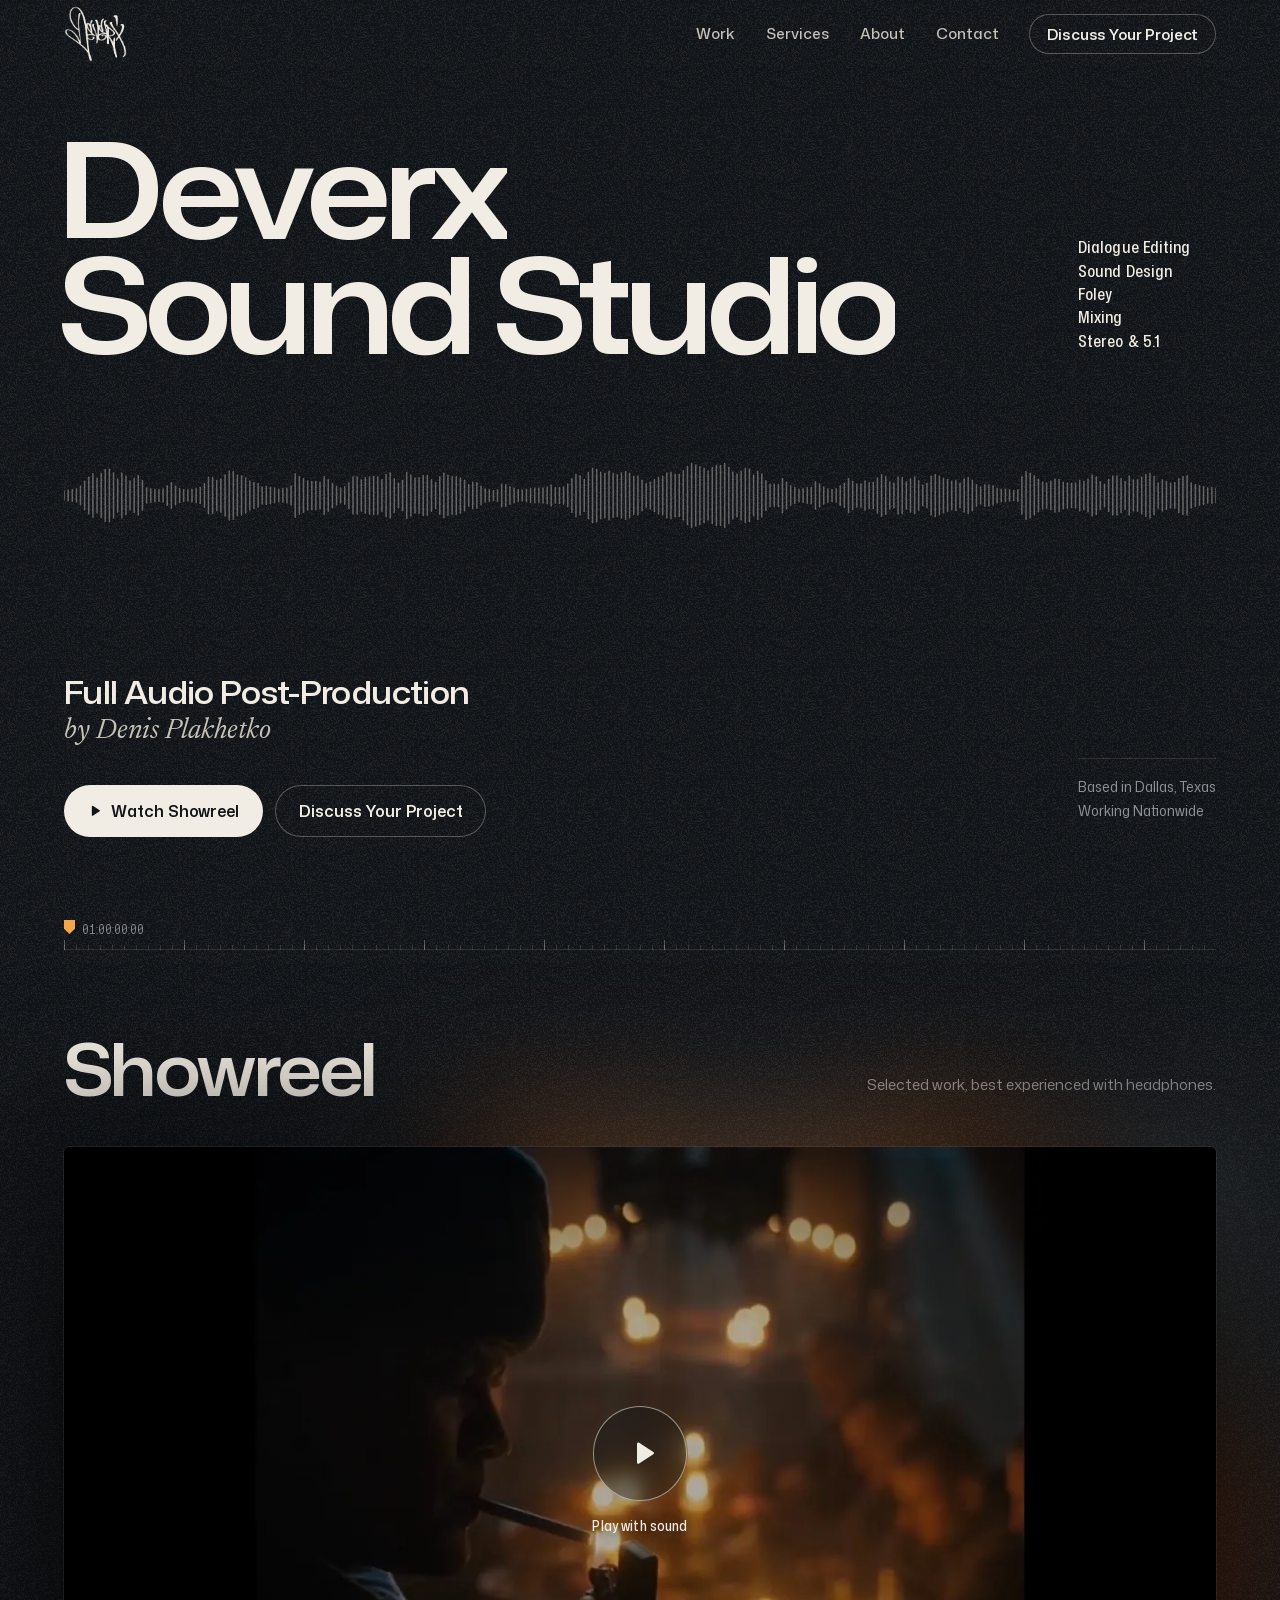
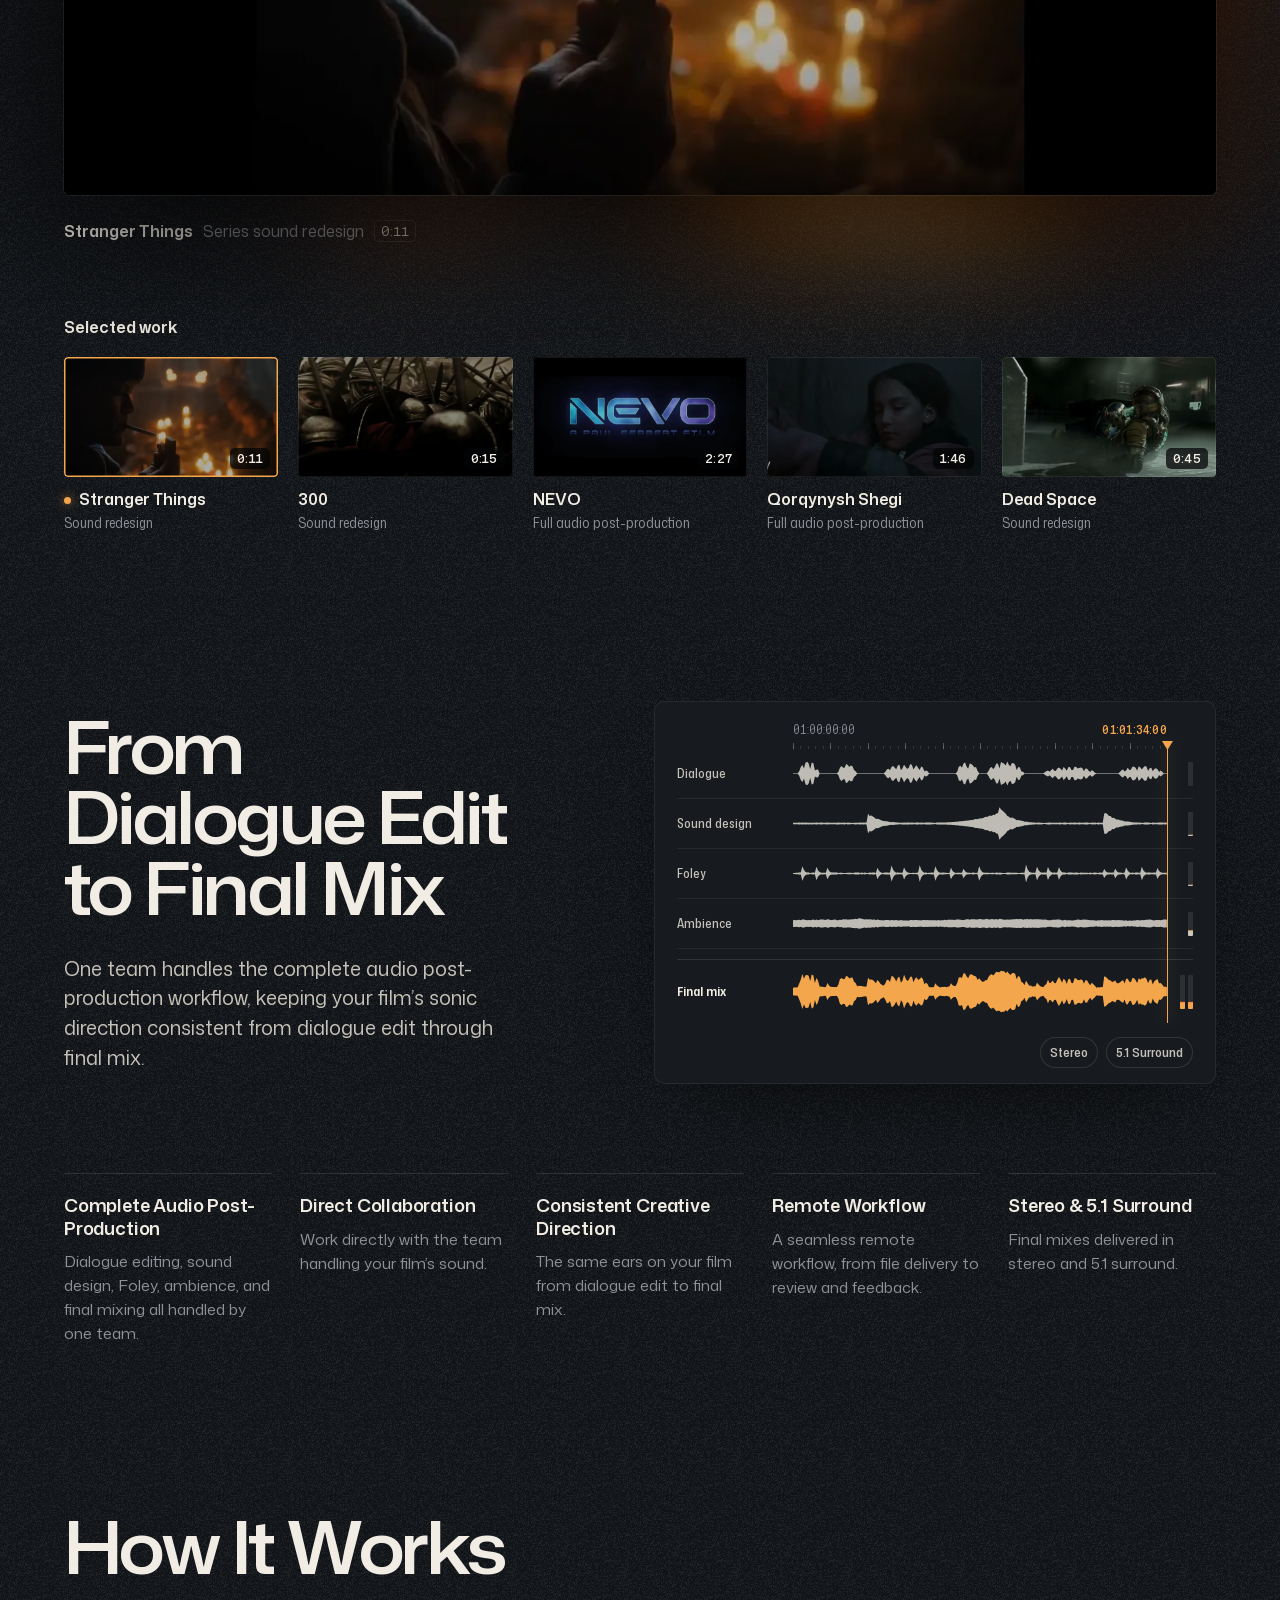
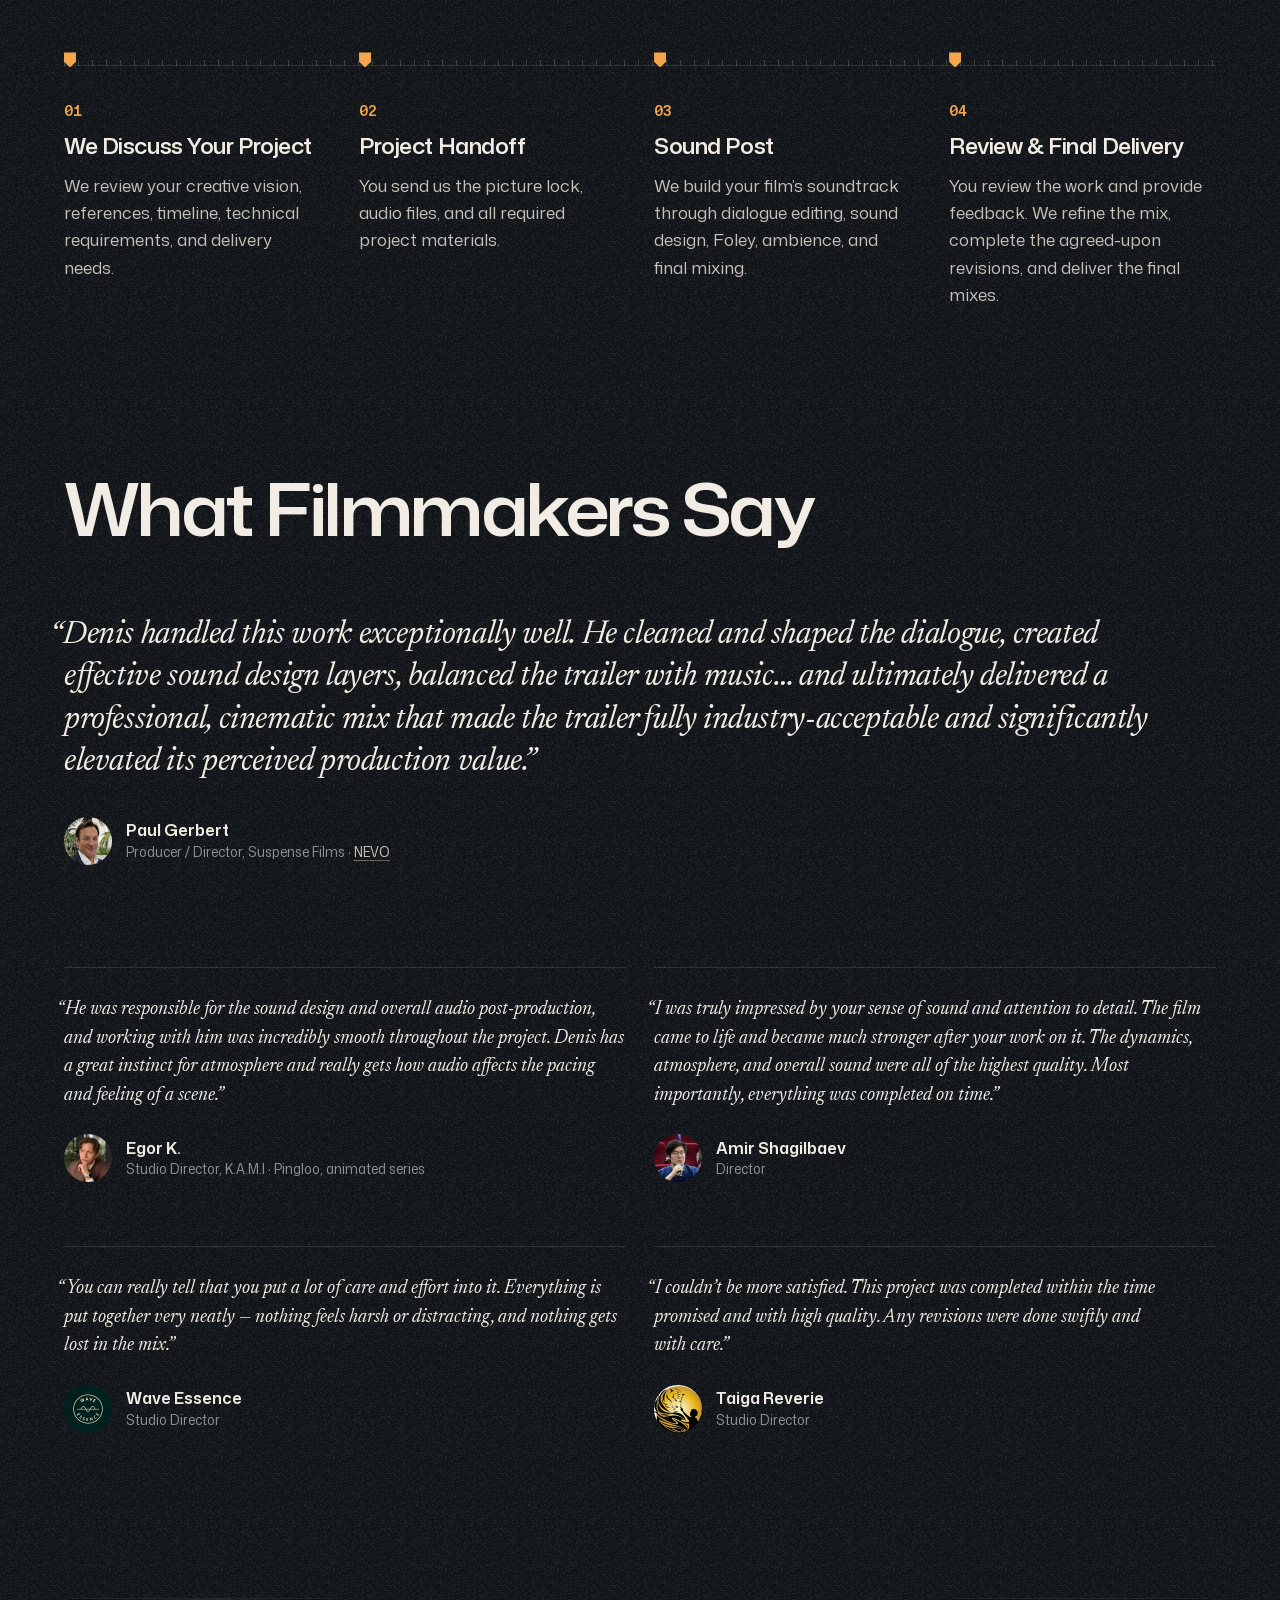
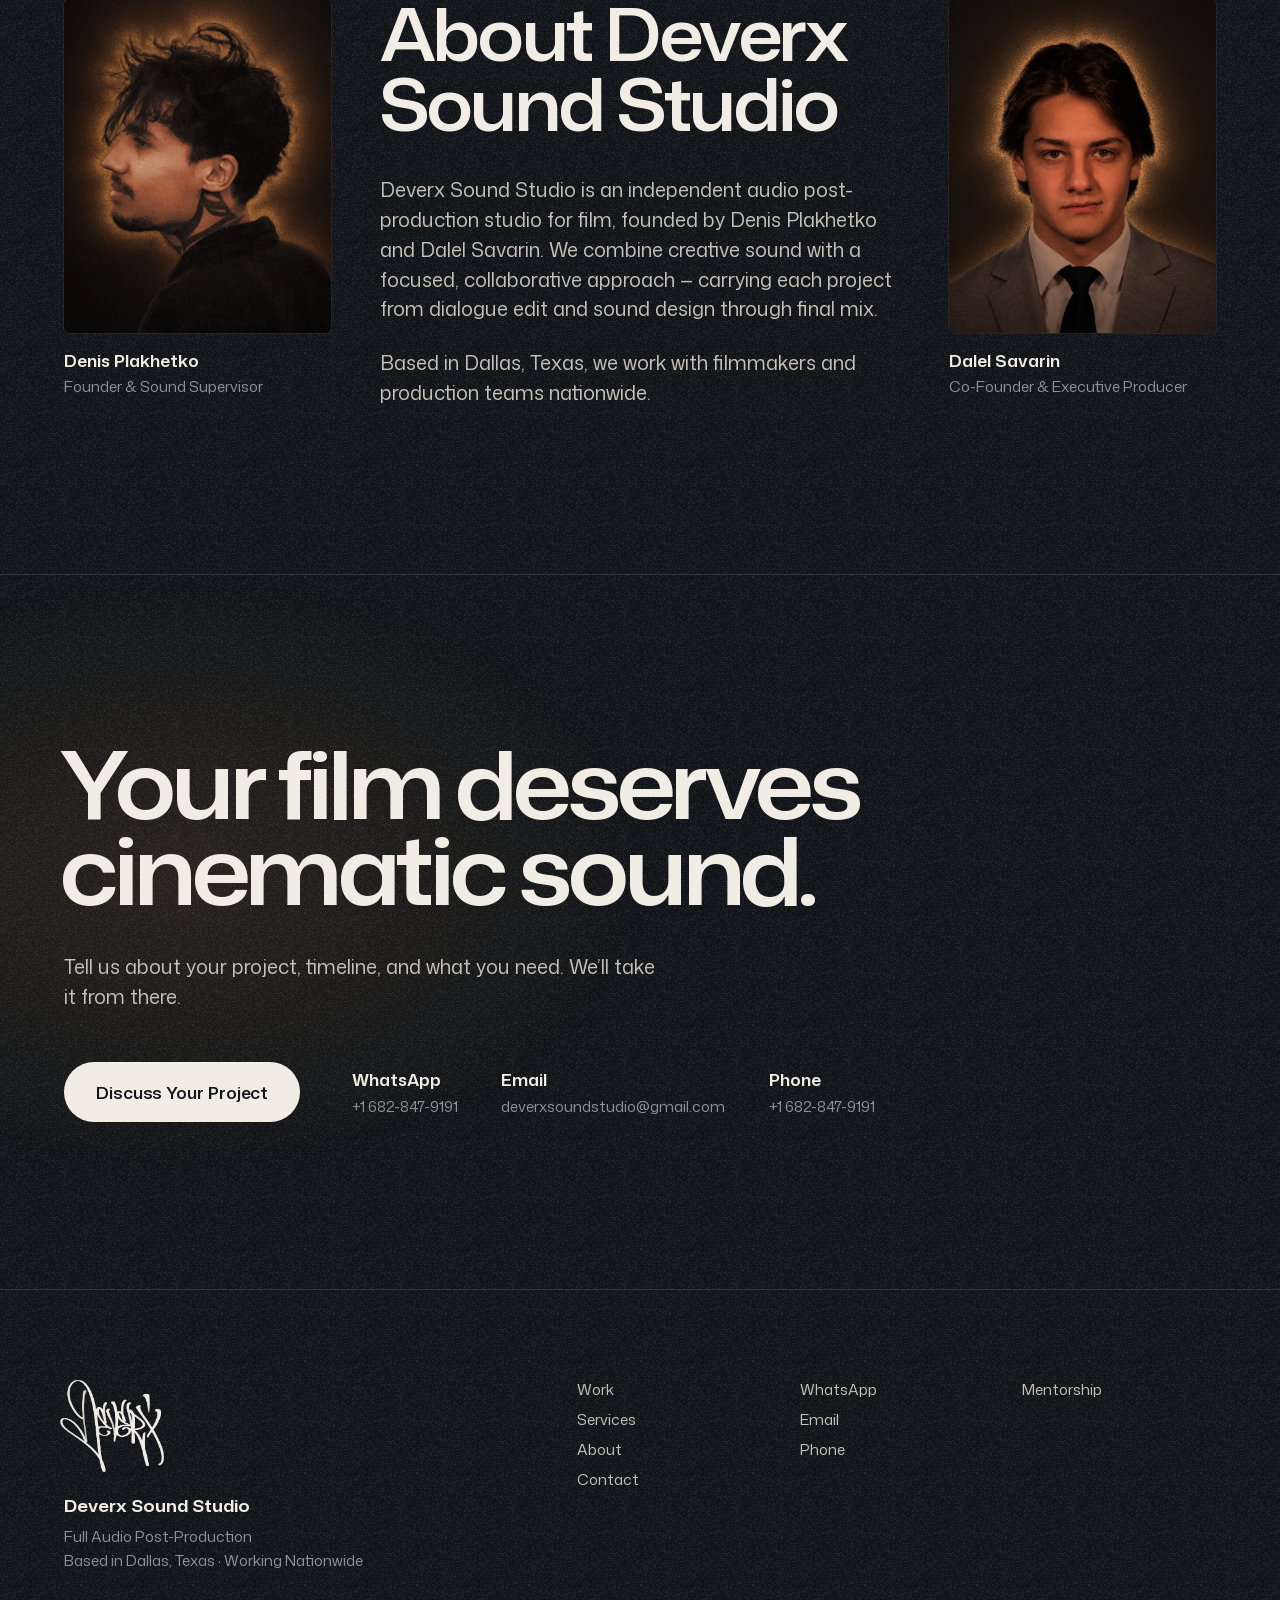
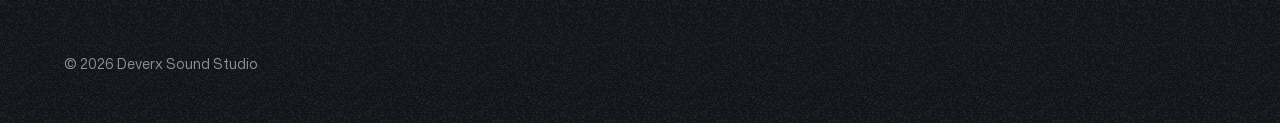
<file: index.html>
<!DOCTYPE html>
<html lang="en">
<head>
<meta charset="UTF-8">
<meta name="viewport" content="width=device-width, initial-scale=1, viewport-fit=cover">
<title>Deverx Sound Studio | Full Audio Post-Production for Film</title>
<meta name="description" content="Deverx Sound Studio is a film audio post-production studio in Dallas, Texas, led by sound designer and re-recording mixer Denis Plakhetko. Dialogue editing, sound design, Foley and mixing in stereo and 5.1 surround, for filmmakers nationwide.">
<meta name="theme-color" content="#121519">
<meta name="color-scheme" content="dark">
<link rel="canonical" href="https://puffluv.github.io/deverx-sound/">
<meta property="og:type" content="website">
<meta property="og:site_name" content="Deverx Sound Studio">
<meta property="og:url" content="https://puffluv.github.io/deverx-sound/">
<meta property="og:title" content="Deverx Sound Studio — Full Audio Post-Production">
<meta property="og:description" content="Dialogue editing, sound design, Foley and mixing in stereo and 5.1 surround. Based in Dallas, Texas, working with filmmakers nationwide.">
<meta property="og:image" content="https://puffluv.github.io/deverx-sound/img/og-deverx.jpg">
<meta property="og:image:width" content="1200">
<meta property="og:image:height" content="630">
<meta name="twitter:card" content="summary_large_image">
<meta name="twitter:title" content="Deverx Sound Studio — Full Audio Post-Production">
<meta name="twitter:description" content="Dialogue editing, sound design, Foley and mixing in stereo and 5.1 surround. Based in Dallas, Texas, working with filmmakers nationwide.">
<meta name="twitter:image" content="https://puffluv.github.io/deverx-sound/img/og-deverx.jpg">
<link rel="icon" type="image/png" sizes="32x32" href="favicon-32.png">
<link rel="icon" type="image/png" sizes="192x192" href="favicon-192.png">
<link rel="apple-touch-icon" href="apple-touch-icon.png">
<link rel="preload" href="fonts/mona-sans-latin.woff2" as="font" type="font/woff2" crossorigin>
<link rel="stylesheet" href="css/site.css">
<script>document.documentElement.classList.add('js');</script>
<script src="js/site.js" defer></script>
<script type="application/ld+json">
{
  "@context": "https://schema.org",
  "@type": "ProfessionalService",
  "name": "Deverx Sound Studio",
  "description": "Film audio post-production: dialogue editing, sound design, Foley and mixing in stereo and 5.1 surround.",
  "url": "https://puffluv.github.io/deverx-sound/",
  "image": "https://puffluv.github.io/deverx-sound/img/og-deverx.jpg",
  "email": "deverxsoundstudio@gmail.com",
  "telephone": "+1-682-847-9191",
  "address": { "@type": "PostalAddress", "addressLocality": "Dallas", "addressRegion": "TX", "addressCountry": "US" },
  "areaServed": "United States",
  "founder": [
    { "@type": "Person", "name": "Denis Plakhetko", "jobTitle": "Founder & Sound Supervisor" },
    { "@type": "Person", "name": "Dalel Savarin", "jobTitle": "Co-Founder & Executive Producer" }
  ]
}
</script>
</head>
<body>

<a class="skip" href="#main">Skip to content</a>

<header class="site-header" data-header>
  <div class="wrap header-bar">
    <a class="brand" href="#top" aria-label="Deverx Sound Studio — back to top"><img class="brand-logo" src="img/logo.webp" width="349" height="309" alt=""></a>
    <nav class="nav" aria-label="Main">
      <ul>
        <li><a href="#work">Work</a></li>
        <li><a href="#services">Services</a></li>
        <li><a href="#about">About</a></li>
        <li><a href="#contact">Contact</a></li>
      </ul>
    </nav>
    <a class="btn btn-ghost btn-small header-cta" href="https://wa.me/16828479191?text=Hi%20Deverx%20Sound%20Studio!%20I%27d%20like%20to%20discuss%20my%20project." target="_blank" rel="noopener">Discuss Your Project</a>
    <button class="menu-btn" type="button" aria-expanded="false" aria-controls="menu" data-menu-toggle>
      <span class="menu-btn-label">Menu</span>
      <span class="menu-btn-icon" aria-hidden="true"><i></i><i></i></span>
    </button>
  </div>
</header>

<div class="menu" id="menu" data-menu hidden>
  <nav class="wrap menu-inner" aria-label="Menu">
    <ul class="menu-links">
      <li><a href="#work">Work</a></li>
      <li><a href="#services">Services</a></li>
      <li><a href="#about">About</a></li>
      <li><a href="#contact">Contact</a></li>
    </ul>
    <a class="btn btn-primary btn-block" href="https://wa.me/16828479191?text=Hi%20Deverx%20Sound%20Studio!%20I%27d%20like%20to%20discuss%20my%20project." target="_blank" rel="noopener">Discuss Your Project</a>
    <p class="menu-meta">
      <a href="https://wa.me/16828479191" target="_blank" rel="noopener">WhatsApp</a>
      <a href="mailto:deverxsoundstudio@gmail.com">Email</a>
      <a href="mentorship.html">Mentorship</a>
    </p>
  </nav>
</div>

<div class="house" aria-hidden="true"></div>

<main id="main">

  <!-- 1 · Hero -->
  <section class="hero" id="top" aria-labelledby="hero-title">
    <div class="wrap">
      <h1 class="hero-title" id="hero-title">
        <span class="w w1"><span>Deverx</span></span>
        <span class="w w2"><span>Sound</span></span>
        <span class="w w3"><span>Studio</span></span>
      </h1>
      <div class="hero-wave" aria-hidden="true" data-hero-wave></div>
      <div class="hero-info">
        <div class="hero-main">
          <p class="hero-sub">Full Audio Post-Production</p>
          <p class="hero-by">by Denis Plakhetko</p>
          <div class="hero-actions">
            <a class="btn btn-primary" href="#showreel" data-watch>
              <svg class="btn-icon" viewBox="0 0 16 16" aria-hidden="true"><path d="M4.5 2.8v10.4c0 .6.7 1 1.2.6l8-5.2c.5-.3.5-1 0-1.3l-8-5.2c-.5-.3-1.2 0-1.2.7z" fill="currentColor"/></svg>
              Watch Showreel
            </a>
            <a class="btn btn-ghost" href="https://wa.me/16828479191?text=Hi%20Deverx%20Sound%20Studio!%20I%27d%20like%20to%20discuss%20my%20project." target="_blank" rel="noopener">Discuss Your Project</a>
          </div>
        </div>
        <div class="hero-side">
          <ul class="credits" aria-label="Services">
            <li>Dialogue Editing</li>
            <li>Sound Design</li>
            <li>Foley</li>
            <li>Mixing</li>
            <li>Stereo &amp; 5.1</li>
          </ul>
          <p class="hero-place"><span class="place-line">Based in Dallas, Texas</span><span class="place-sep" aria-hidden="true"> · </span><span class="place-line">Working Nationwide</span></p>
        </div>
      </div>
    </div>
  </section>

  <!-- 2 · Showreel + selected work (one player; the films beside it, or below on phones) -->
  <section class="reel" id="work" aria-labelledby="reel-title">
    <div class="wrap">
      <div class="reel-head">
        <div class="reel-ruler" aria-hidden="true"><span>01:00:00:00</span></div>
        <h2 class="h2" id="reel-title">Showreel</h2>
        <p class="reel-note">Selected work, best experienced with headphones.</p>
      </div>

      <div class="reel-stage">
        <div class="reel-main">
          <div class="screen-frame">
            <!-- the screen lights the dark room in the colours of the film on it -->
            <div class="ambient" aria-hidden="true"><img src="img/work/stranger-things-thumb.webp" width="640" height="360" alt="" data-ambient></div>
            <div class="screen" id="showreel" data-screen>
              <a class="screen-poster" href="https://youtu.be/0fNFyv3hy4o" target="_blank" rel="noopener" data-poster aria-label="Play Stranger Things, series sound redesign">
                <img src="img/work/stranger-things.webp" srcset="img/work/stranger-things-768.webp 768w, img/work/stranger-things.webp 1280w" sizes="(min-width: 1700px) 1700px, 100vw" width="1280" height="720" alt="" data-poster-img>
                <span class="screen-play" aria-hidden="true">
                  <span class="screen-play-ring"><svg viewBox="0 0 16 16"><path d="M4.5 2.8v10.4c0 .6.7 1 1.2.6l8-5.2c.5-.3.5-1 0-1.3l-8-5.2c-.5-.3-1.2 0-1.2.7z" fill="currentColor"/></svg></span>
                  <span class="screen-play-label">Play with sound</span>
                </span>
              </a>
              <div class="screen-player" data-player></div>
            </div>
          </div>
          <div class="now-bar">
            <p class="now" aria-live="polite">
              <span class="now-title" data-now-title>Stranger Things</span>
              <span class="now-kind" data-now-kind>Series sound redesign</span>
              <span class="now-time" data-now-time>0:11</span>
            </p>
            <button class="now-close" type="button" data-close aria-label="Close the film">
              <svg viewBox="0 0 24 24" aria-hidden="true"><path d="M6.5 6.5l11 11M17.5 6.5l-11 11"/></svg>
              <span>Close</span>
            </button>
          </div>
        </div>

        <div class="playlist">
          <h3 class="films-title">Selected work</h3>
          <ol class="films">
            <li>
              <a class="film is-active" href="https://youtu.be/0fNFyv3hy4o" target="_blank" rel="noopener" aria-current="true"
                 data-video="0fNFyv3hy4o" data-slug="stranger-things" data-title="Stranger Things" data-kind="Series sound redesign" data-time="0:11">
                <span class="film-thumb"><img src="img/work/stranger-things-thumb.webp" width="640" height="360" alt="" loading="lazy" decoding="async"><span class="film-time">0:11</span></span>
                <span class="film-text"><span class="film-title">Stranger Things</span><span class="film-kind">Sound redesign</span></span>
              </a>
            </li>
            <li>
              <a class="film" href="https://youtu.be/9jpRmLlTqYY" target="_blank" rel="noopener"
                 data-video="9jpRmLlTqYY" data-slug="300" data-title="300" data-kind="Sound redesign" data-time="0:15">
                <span class="film-thumb"><img src="img/work/300-thumb.webp" width="640" height="360" alt="" loading="lazy" decoding="async"><span class="film-time">0:15</span></span>
                <span class="film-text"><span class="film-title">300</span><span class="film-kind">Sound redesign</span></span>
              </a>
            </li>
            <li>
              <a class="film" href="https://youtu.be/ueyhOkTnleM" target="_blank" rel="noopener"
                 data-video="ueyhOkTnleM" data-slug="nevo" data-title="NEVO" data-kind="Full audio post-production · a Paul Gerbert film" data-time="2:27">
                <span class="film-thumb"><img src="img/work/nevo-thumb.webp" width="640" height="360" alt="" loading="lazy" decoding="async"><span class="film-time">2:27</span></span>
                <span class="film-text"><span class="film-title">NEVO</span><span class="film-kind">Full audio post-production</span></span>
              </a>
            </li>
            <li>
              <a class="film" href="https://youtu.be/ixgmapeG-d8" target="_blank" rel="noopener"
                 data-video="ixgmapeG-d8" data-slug="qorqynysh-shegi" data-title="Qorqynysh Shegi" data-kind="Full audio post-production" data-time="1:46">
                <span class="film-thumb"><img src="img/work/qorqynysh-shegi-thumb.webp" width="640" height="360" alt="" loading="lazy" decoding="async"><span class="film-time">1:46</span></span>
                <span class="film-text"><span class="film-title">Qorqynysh Shegi</span><span class="film-kind">Full audio post-production</span></span>
              </a>
            </li>
            <li>
              <a class="film" href="https://youtu.be/WYqq9zoapXw" target="_blank" rel="noopener"
                 data-video="WYqq9zoapXw" data-slug="dead-space" data-title="Dead Space" data-kind="Game sound redesign" data-time="0:45">
                <span class="film-thumb"><img src="img/work/dead-space-thumb.webp" width="640" height="360" alt="" loading="lazy" decoding="async"><span class="film-time">0:45</span></span>
                <span class="film-text"><span class="film-title">Dead Space</span><span class="film-kind">Sound redesign</span></span>
              </a>
            </li>
          </ol>
        </div>
      </div>
    </div>
  </section>

  <!-- 3 · From Dialogue Edit to Final Mix -->
  <section class="section mix" id="services" aria-labelledby="mix-title">
    <div class="wrap mix-grid">
      <div class="mix-copy">
        <h2 class="h2" id="mix-title">From Dialogue Edit to Final Mix</h2>
        <p class="lead">One team handles the complete audio post-production workflow, keeping your film&rsquo;s sonic direction consistent from dialogue edit through final mix.</p>
      </div>

      <figure class="session" data-session aria-label="A film mix session: dialogue, sound design, Foley and ambience tracks summed into one final mix">
        <div class="session-ruler" aria-hidden="true">
          <span>01:00:00:00</span>
          <span class="session-tc" data-tc>01:00:00:00</span>
        </div>
        <div class="session-body">
          <div class="lane"><span class="lane-name">Dialogue</span><span class="lane-wave" data-kind="dialogue"></span><span class="meter" data-meter="dialogue" aria-hidden="true"><i></i></span></div>
          <div class="lane"><span class="lane-name">Sound design</span><span class="lane-wave" data-kind="design"></span><span class="meter" data-meter="design" aria-hidden="true"><i></i></span></div>
          <div class="lane"><span class="lane-name">Foley</span><span class="lane-wave" data-kind="foley"></span><span class="meter" data-meter="foley" aria-hidden="true"><i></i></span></div>
          <div class="lane"><span class="lane-name">Ambience</span><span class="lane-wave" data-kind="ambience"></span><span class="meter" data-meter="ambience" aria-hidden="true"><i></i></span></div>
          <div class="lane lane-mix"><span class="lane-name">Final mix</span><span class="lane-wave" data-kind="mix"></span><span class="meter meter-stereo" data-meter="mix" aria-hidden="true"><i></i><i></i></span></div>
          <span class="playhead-track" aria-hidden="true"><span class="playhead"></span></span>
        </div>
        <figcaption class="session-foot"><span>Stereo</span><span>5.1 Surround</span></figcaption>
      </figure>

      <ul class="points">
        <li>
          <h3>Complete Audio Post-Production</h3>
          <p>Dialogue editing, sound design, Foley, ambience, and final mixing all handled by one team.</p>
        </li>
        <li>
          <h3>Direct Collaboration</h3>
          <p>Work directly with the team handling your film&rsquo;s sound.</p>
        </li>
        <li>
          <h3>Consistent Creative Direction</h3>
          <p>The same ears on your film from dialogue edit to final mix.</p>
        </li>
        <li>
          <h3>Remote Workflow</h3>
          <p>A seamless remote workflow, from file delivery to review and feedback.</p>
        </li>
        <li>
          <h3>Stereo &amp; 5.1 Surround</h3>
          <p>Final mixes delivered in stereo and 5.1 surround.</p>
        </li>
      </ul>
    </div>
  </section>

  <!-- 4 · How It Works -->
  <section class="section process" id="process" aria-labelledby="process-title">
    <div class="wrap">
      <h2 class="h2" id="process-title">How It Works</h2>
      <ol class="steps">
        <li class="step">
          <span class="step-no">01</span>
          <h3>We Discuss Your Project</h3>
          <p>We review your creative vision, references, timeline, technical requirements, and delivery needs.</p>
        </li>
        <li class="step">
          <span class="step-no">02</span>
          <h3>Project Handoff</h3>
          <p>You send us the picture lock, audio files, and all required project materials.</p>
        </li>
        <li class="step">
          <span class="step-no">03</span>
          <h3>Sound Post</h3>
          <p>We build your film&rsquo;s soundtrack through dialogue editing, sound design, Foley, ambience, and final mixing.</p>
        </li>
        <li class="step">
          <span class="step-no">04</span>
          <h3>Review &amp; Final Delivery</h3>
          <p>You review the work and provide feedback. We refine the mix, complete the agreed-upon revisions, and deliver the final mixes.</p>
        </li>
      </ol>
    </div>
  </section>

  <!-- 7 · Testimonials -->
  <section class="section voices" id="testimonials" aria-labelledby="voices-title">
    <div class="wrap">
      <h2 class="h2" id="voices-title">What Filmmakers Say</h2>

      <figure class="quote quote-lead">
        <blockquote>
          <p>&ldquo;Denis handled this work exceptionally well. He cleaned and shaped the dialogue, created effective sound design layers, balanced the trailer with music&hellip; and ultimately delivered a professional, cinematic mix that made the trailer fully industry-acceptable and significantly elevated its perceived production value.&rdquo;</p>
        </blockquote>
        <figcaption>
          <img class="avatar" src="img/people/paul-gerbert.webp" width="192" height="192" alt="" loading="lazy" decoding="async">
          <span class="who"><span class="who-name">Paul Gerbert</span><span class="who-role">Producer / Director, Suspense Films · <a href="https://youtu.be/ueyhOkTnleM" target="_blank" rel="noopener" data-play="ueyhOkTnleM">NEVO</a></span></span>
        </figcaption>
      </figure>

      <div class="quotes">
        <figure class="quote">
          <blockquote>
            <p>&ldquo;He was responsible for the sound design and overall audio post-production, and working with him was incredibly smooth throughout the project. Denis has a great instinct for atmosphere and really gets how audio affects the pacing and feeling of a scene.&rdquo;</p>
          </blockquote>
          <figcaption>
            <img class="avatar" src="img/people/egor-k.webp" width="192" height="192" alt="" loading="lazy" decoding="async">
            <span class="who"><span class="who-name">Egor K.</span><span class="who-role">Studio Director, K.A.M.I · Pingloo, animated series</span></span>
          </figcaption>
        </figure>
        <figure class="quote">
          <blockquote>
            <p>&ldquo;I was truly impressed by your sense of sound and attention to detail. The film came to life and became much stronger after your work on it. The dynamics, atmosphere, and overall sound were all of the highest quality. Most importantly, everything was completed on time.&rdquo;</p>
          </blockquote>
          <figcaption>
            <img class="avatar" src="img/people/amir-shagilbaev.webp" width="192" height="192" alt="" loading="lazy" decoding="async">
            <span class="who"><span class="who-name">Amir Shagilbaev</span><span class="who-role">Director</span></span>
          </figcaption>
        </figure>
        <figure class="quote">
          <blockquote>
            <p>&ldquo;You can really tell that you put a lot of care and effort into it. Everything is put together very neatly &mdash; nothing feels harsh or distracting, and nothing gets lost in the mix.&rdquo;</p>
          </blockquote>
          <figcaption>
            <img class="avatar" src="img/people/wave-essence.webp" width="192" height="192" alt="" loading="lazy" decoding="async">
            <span class="who"><span class="who-name">Wave Essence</span><span class="who-role">Studio Director</span></span>
          </figcaption>
        </figure>
        <figure class="quote">
          <blockquote>
            <p>&ldquo;I couldn&rsquo;t be more satisfied. This project was completed within the time promised and with high quality. Any revisions were done swiftly and with care.&rdquo;</p>
          </blockquote>
          <figcaption>
            <img class="avatar" src="img/people/taiga-reverie.webp" width="192" height="192" alt="" loading="lazy" decoding="async">
            <span class="who"><span class="who-name">Taiga Reverie</span><span class="who-role">Studio Director</span></span>
          </figcaption>
        </figure>
      </div>

    </div>
  </section>

  <!-- 8 · About -->
  <section class="section about" id="about" aria-labelledby="about-title">
    <div class="wrap about-grid">
      <div class="about-copy">
        <h2 class="h2" id="about-title">About Deverx Sound Studio</h2>
        <p class="lead">Deverx Sound Studio is an independent audio post-production studio for film, founded by Denis Plakhetko and Dalel Savarin. We combine creative sound with a focused, collaborative approach &mdash; carrying each project from dialogue edit and sound design through final mix.</p>
        <p class="lead">Based in Dallas, Texas, we work with filmmakers and production teams nationwide.</p>
      </div>
      <div class="founders">
        <figure class="founder">
          <div class="founder-photo">
            <img src="img/people/denis-plakhetko-glow.webp" width="720" height="900" alt="Denis Plakhetko in profile, lit from behind with a warm glow" loading="lazy" decoding="async">
          </div>
          <figcaption><span class="founder-name">Denis Plakhetko</span><span class="founder-role">Founder &amp; Sound Supervisor</span></figcaption>
        </figure>
        <figure class="founder">
          <div class="founder-photo">
            <img src="img/people/dalel-savarin-glow.webp?v=2" width="720" height="900" alt="Dalel Savarin, portrait lit from behind with a warm glow" loading="lazy" decoding="async">
          </div>
          <figcaption><span class="founder-name">Dalel Savarin</span><span class="founder-role">Co-Founder &amp; Executive Producer</span></figcaption>
        </figure>
      </div>
    </div>
  </section>

  <!-- 9 · Final CTA -->
  <section class="section cta" id="contact" aria-labelledby="cta-title">
    <div class="wrap">
      <h2 class="cta-title" id="cta-title">Your film deserves cinematic sound.</h2>
      <p class="lead">Tell us about your project, timeline, and what you need. We&rsquo;ll take it from there.</p>
      <div class="cta-actions">
        <a class="btn btn-primary btn-large" href="https://wa.me/16828479191?text=Hi%20Deverx%20Sound%20Studio!%20I%27d%20like%20to%20discuss%20my%20project." target="_blank" rel="noopener">Discuss Your Project</a>
        <ul class="channels">
          <li><a href="https://wa.me/16828479191" target="_blank" rel="noopener"><span class="channel-name">WhatsApp</span><span class="channel-detail">+1 682-847-9191</span></a></li>
          <li><a href="mailto:deverxsoundstudio@gmail.com?subject=Project%20inquiry"><span class="channel-name">Email</span><span class="channel-detail">deverxsoundstudio@gmail.com</span></a></li>
          <li><a href="tel:+16828479191"><span class="channel-name">Phone</span><span class="channel-detail">+1 682-847-9191</span></a></li>
        </ul>
      </div>
    </div>
  </section>

</main>

<!-- 10 · Footer -->
<footer class="site-footer">
  <div class="wrap footer-grid">
    <div class="footer-brand">
      <img class="footer-logo" src="img/logo.webp" width="349" height="309" alt="Deverx" loading="lazy" decoding="async">
      <p class="footer-name">Deverx Sound Studio</p>
      <p>Full Audio Post-Production</p>
      <p>Based in Dallas, Texas · Working Nationwide</p>
    </div>
    <nav class="footer-col" aria-label="Footer">
      <ul>
        <li><a href="#work">Work</a></li>
        <li><a href="#services">Services</a></li>
        <li><a href="#about">About</a></li>
        <li><a href="#contact">Contact</a></li>
      </ul>
    </nav>
    <ul class="footer-col">
      <li><a href="https://wa.me/16828479191" target="_blank" rel="noopener">WhatsApp</a></li>
      <li><a href="mailto:deverxsoundstudio@gmail.com">Email</a></li>
      <li><a href="tel:+16828479191">Phone</a></li>
    </ul>
    <ul class="footer-col">
      <li><a href="mentorship.html">Mentorship</a></li>
    </ul>
    <p class="footer-legal">&copy; <span data-year>2026</span> Deverx Sound Studio</p>
  </div>
</footer>

</body>
</html>
</file>
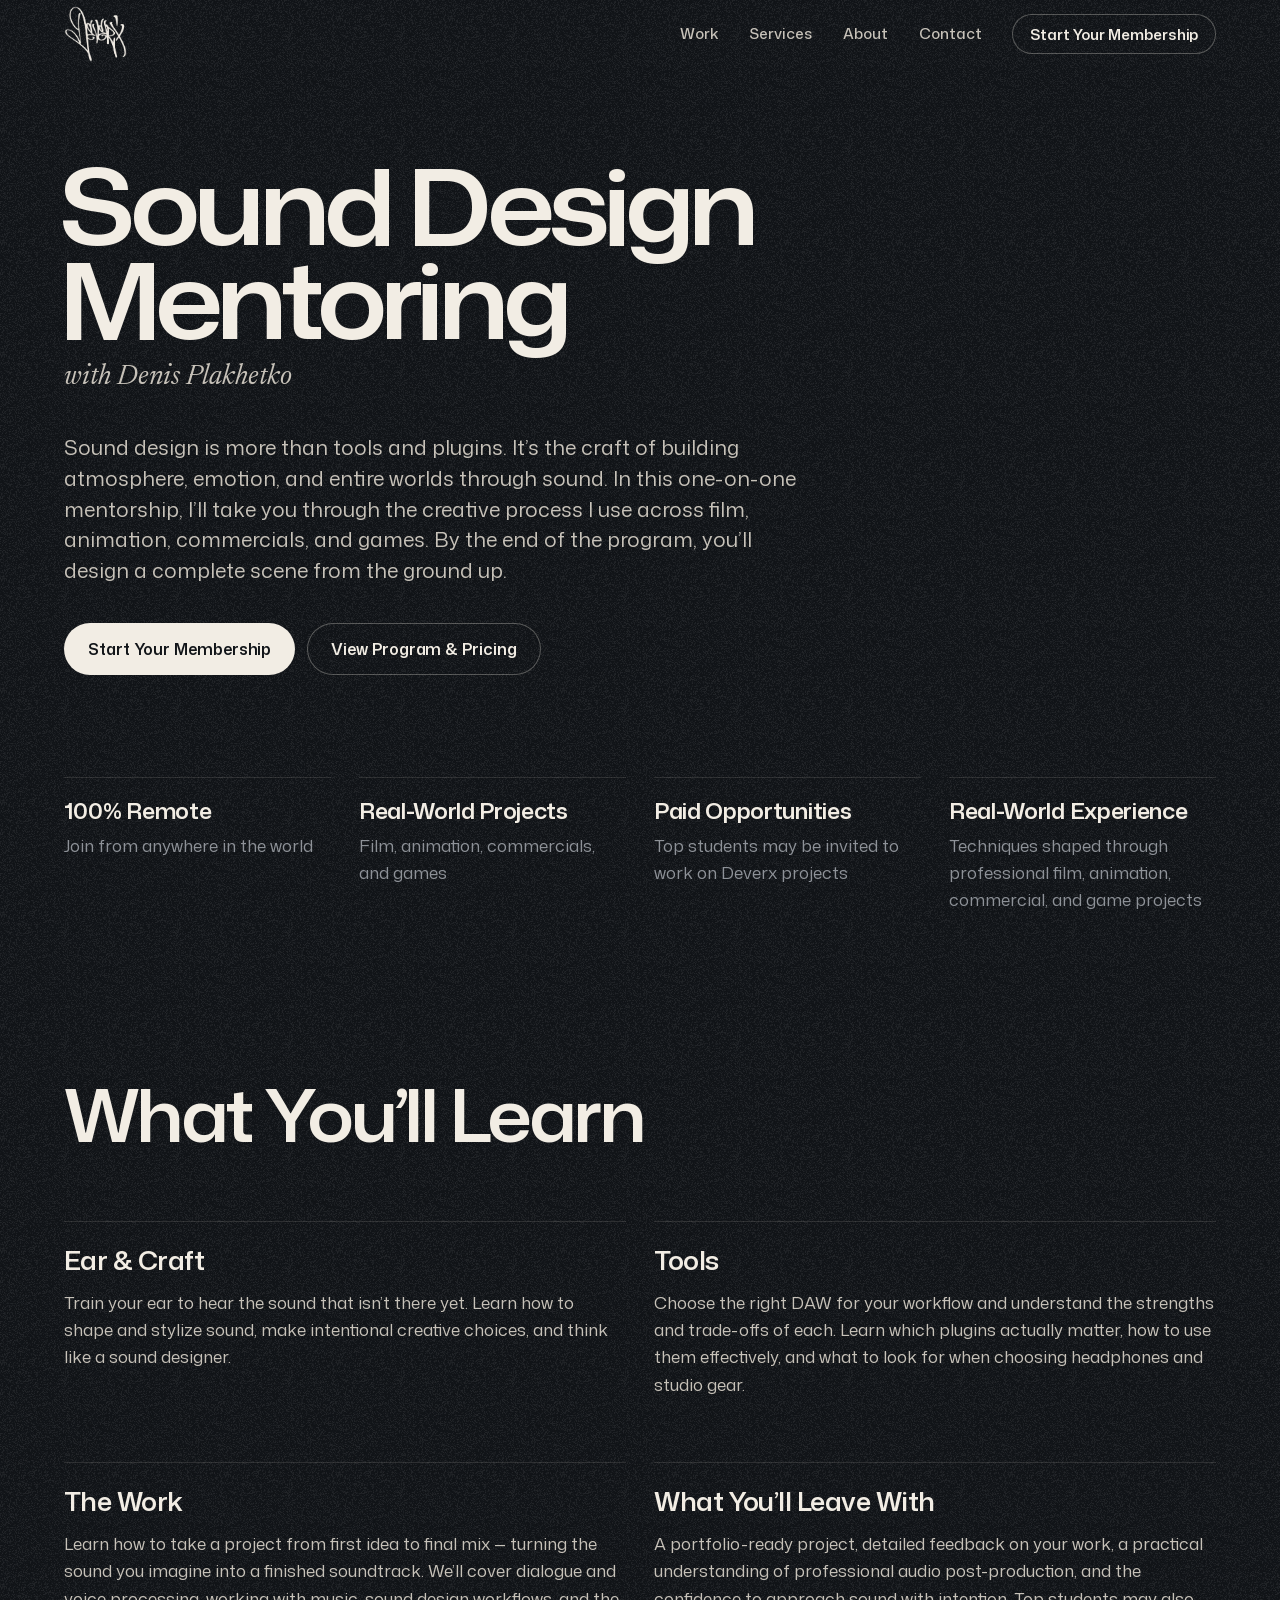
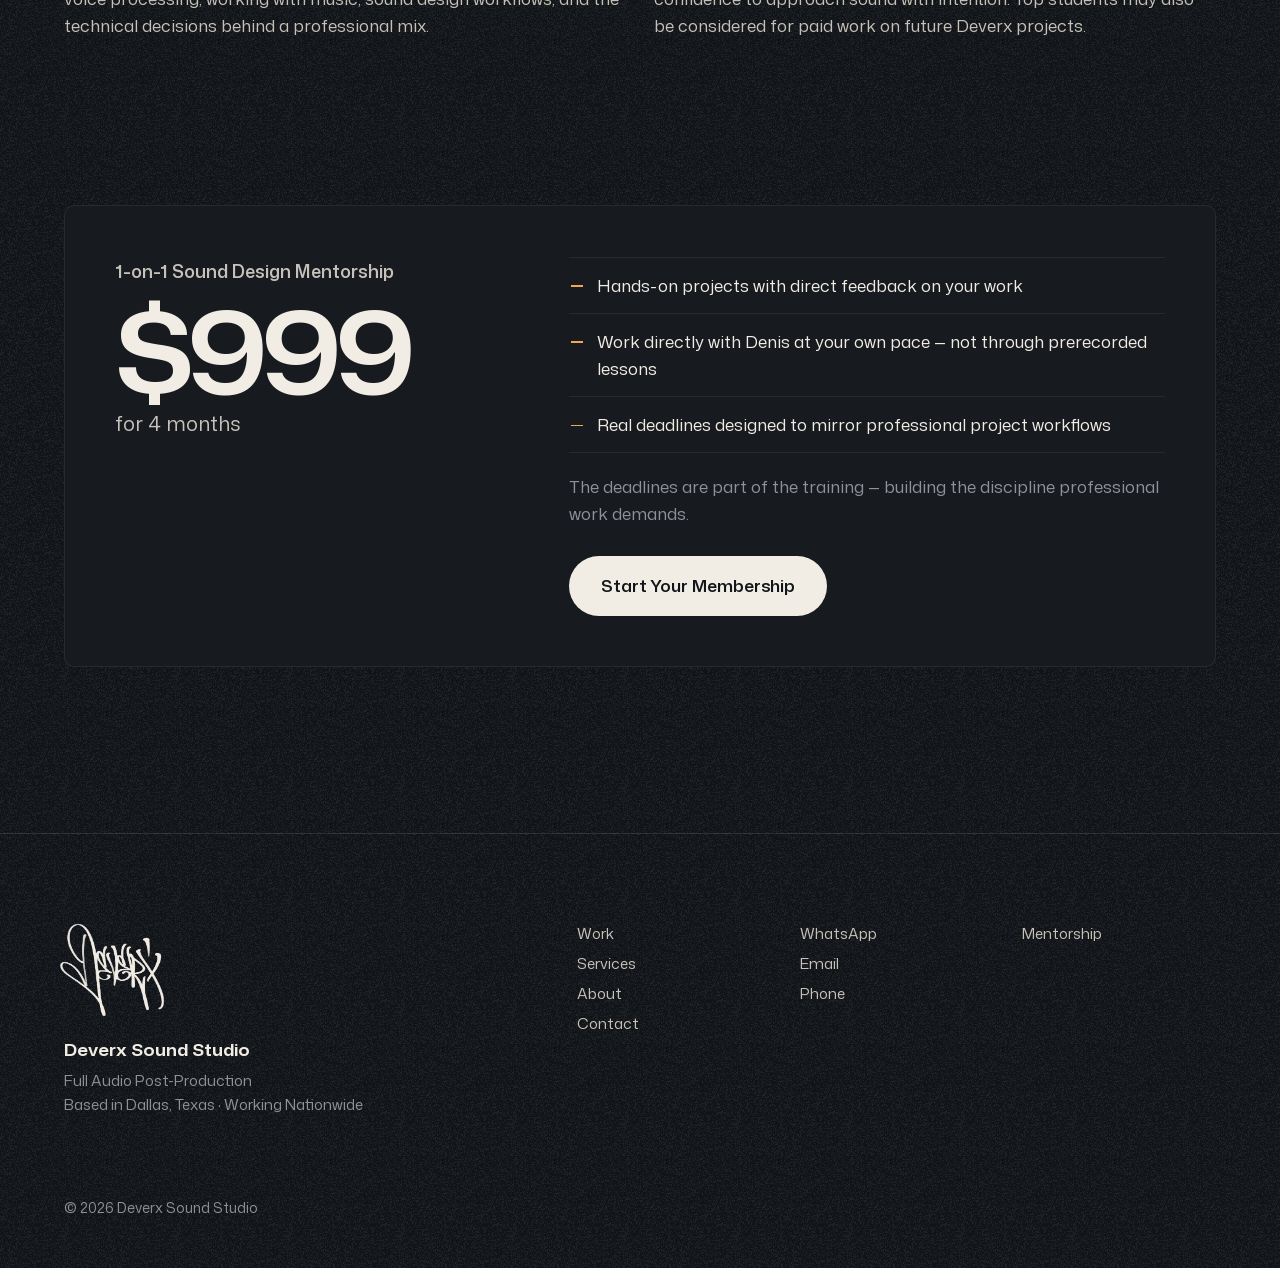
<file: mentorship.html>
<!DOCTYPE html>
<html lang="en">
<head>
<meta charset="UTF-8">
<meta name="viewport" content="width=device-width, initial-scale=1, viewport-fit=cover">
<title>Sound Design Mentoring with Denis Plakhetko | Deverx Sound Studio</title>
<meta name="description" content="1-on-1 sound design mentorship with Denis Plakhetko: ear training, tools, real-world projects, mixing and a portfolio-ready project. $999 for 4 months.">
<meta name="theme-color" content="#121519">
<meta name="color-scheme" content="dark">
<link rel="canonical" href="https://puffluv.github.io/deverx-sound/mentorship.html">
<meta property="og:type" content="website">
<meta property="og:site_name" content="Deverx Sound Studio">
<meta property="og:url" content="https://puffluv.github.io/deverx-sound/mentorship.html">
<meta property="og:title" content="Sound Design Mentoring with Denis Plakhetko">
<meta property="og:description" content="1-on-1 sound design mentorship: ear training, tools, real-world projects and mixing. $999 for 4 months.">
<meta property="og:image" content="https://puffluv.github.io/deverx-sound/img/og-deverx.jpg">
<meta name="twitter:card" content="summary_large_image">
<link rel="icon" type="image/png" sizes="32x32" href="favicon-32.png">
<link rel="icon" type="image/png" sizes="192x192" href="favicon-192.png">
<link rel="apple-touch-icon" href="apple-touch-icon.png">
<link rel="preload" href="fonts/mona-sans-latin.woff2" as="font" type="font/woff2" crossorigin>
<link rel="stylesheet" href="css/site.css">
<script>document.documentElement.classList.add('js');</script>
<script src="js/site.js" defer></script>
</head>
<body>

<a class="skip" href="#main">Skip to content</a>

<header class="site-header" data-header>
  <div class="wrap header-bar">
    <a class="brand" href="index.html" aria-label="Deverx Sound Studio — home"><img class="brand-logo" src="img/logo.webp" width="349" height="309" alt=""></a>
    <nav class="nav" aria-label="Main">
      <ul>
        <li><a href="index.html#work">Work</a></li>
        <li><a href="index.html#services">Services</a></li>
        <li><a href="index.html#about">About</a></li>
        <li><a href="index.html#contact">Contact</a></li>
      </ul>
    </nav>
    <a class="btn btn-ghost btn-small header-cta" href="https://wa.me/16828479191?text=Hi%20Denis!%20I%27d%20like%20to%20start%20the%20sound%20design%20mentorship." target="_blank" rel="noopener">Start Your Membership</a>
    <button class="menu-btn" type="button" aria-expanded="false" aria-controls="menu" data-menu-toggle>
      <span class="menu-btn-label">Menu</span>
      <span class="menu-btn-icon" aria-hidden="true"><i></i><i></i></span>
    </button>
  </div>
</header>

<div class="menu" id="menu" data-menu hidden>
  <nav class="wrap menu-inner" aria-label="Menu">
    <ul class="menu-links">
      <li><a href="index.html#work">Work</a></li>
      <li><a href="index.html#services">Services</a></li>
      <li><a href="index.html#about">About</a></li>
      <li><a href="index.html#contact">Contact</a></li>
    </ul>
    <a class="btn btn-primary btn-block" href="https://wa.me/16828479191?text=Hi%20Denis!%20I%27d%20like%20to%20start%20the%20sound%20design%20mentorship." target="_blank" rel="noopener">Start Your Membership</a>
    <p class="menu-meta">
      <a href="https://wa.me/16828479191" target="_blank" rel="noopener">WhatsApp</a>
      <a href="mailto:deverxsoundstudio@gmail.com">Email</a>
      <a href="mentorship.html" aria-current="page">Mentorship</a>
    </p>
  </nav>
</div>

<main id="main">

  <section class="page-hero" aria-labelledby="mentor-title">
    <div class="wrap">
      <h1 class="page-title" id="mentor-title">Sound Design Mentoring</h1>
      <p class="hero-by">with Denis Plakhetko</p>
      <p class="page-intro">Sound design is more than tools and plugins. It&rsquo;s the craft of building atmosphere, emotion, and entire worlds through sound. In this one-on-one mentorship, I&rsquo;ll take you through the creative process I use across film, animation, commercials, and games. By the end of the program, you&rsquo;ll design a complete scene from the ground up.</p>
      <div class="hero-actions">
        <a class="btn btn-primary" href="https://wa.me/16828479191?text=Hi%20Denis!%20I%27d%20like%20to%20start%20the%20sound%20design%20mentorship." target="_blank" rel="noopener">Start Your Membership</a>
        <a class="btn btn-ghost" href="#enrolment">View Program &amp; Pricing</a>
      </div>
      <ul class="facts">
        <li><h2>100% Remote</h2><p>Join from anywhere in the world</p></li>
        <li><h2>Real-World Projects</h2><p>Film, animation, commercials, and games</p></li>
        <li><h2>Paid Opportunities</h2><p>Top students may be invited to work on Deverx projects</p></li>
        <li><h2>Real-World Experience</h2><p>Techniques shaped through professional film, animation, commercial, and game projects</p></li>
      </ul>
    </div>
  </section>

  <section class="section learn" aria-labelledby="learn-title">
    <div class="wrap">
      <h2 class="h2" id="learn-title">What You&rsquo;ll Learn</h2>
      <div class="learn-grid">
        <div class="learn-item">
          <h3>Ear &amp; Craft</h3>
          <p>Train your ear to hear the sound that isn&rsquo;t there yet. Learn how to shape and stylize sound, make intentional creative choices, and think like a sound designer.</p>
        </div>
        <div class="learn-item">
          <h3>Tools</h3>
          <p>Choose the right DAW for your workflow and understand the strengths and trade-offs of each. Learn which plugins actually matter, how to use them effectively, and what to look for when choosing headphones and studio gear.</p>
        </div>
        <div class="learn-item">
          <h3>The Work</h3>
          <p>Learn how to take a project from first idea to final mix &mdash; turning the sound you imagine into a finished soundtrack. We&rsquo;ll cover dialogue and voice processing, working with music, sound design workflows, and the technical decisions behind a professional mix.</p>
        </div>
        <div class="learn-item">
          <h3>What You&rsquo;ll Leave With</h3>
          <p>A portfolio-ready project, detailed feedback on your work, a practical understanding of professional audio post-production, and the confidence to approach sound with intention. Top students may also be considered for paid work on future Deverx projects.</p>
        </div>
      </div>
    </div>
  </section>

  <section class="section enrol" id="enrolment" aria-labelledby="enrol-title">
    <div class="wrap">
      <div class="enrol-panel">
        <div class="enrol-price">
          <h2 class="enrol-label" id="enrol-title">1-on-1 Sound Design Mentorship</h2>
          <p class="enrol-figure"><span class="enrol-amount">$999</span> <span class="enrol-term">for 4 months</span></p>
        </div>
        <div class="enrol-body">
          <ul class="enrol-list">
            <li>Hands-on projects with direct feedback on your work</li>
            <li>Work directly with Denis at your own pace &mdash; not through prerecorded lessons</li>
            <li>Real deadlines designed to mirror professional project workflows</li>
          </ul>
          <p class="enrol-note">The deadlines are part of the training &mdash; building the discipline professional work demands.</p>
          <a class="btn btn-primary btn-large" href="https://wa.me/16828479191?text=Hi%20Denis!%20I%27d%20like%20to%20start%20the%20sound%20design%20mentorship." target="_blank" rel="noopener">Start Your Membership</a>
        </div>
      </div>
    </div>
  </section>

</main>

<footer class="site-footer">
  <div class="wrap footer-grid">
    <div class="footer-brand">
      <img class="footer-logo" src="img/logo.webp" width="349" height="309" alt="Deverx" loading="lazy" decoding="async">
      <p class="footer-name">Deverx Sound Studio</p>
      <p>Full Audio Post-Production</p>
      <p>Based in Dallas, Texas · Working Nationwide</p>
    </div>
    <nav class="footer-col" aria-label="Footer">
      <ul>
        <li><a href="index.html#work">Work</a></li>
        <li><a href="index.html#services">Services</a></li>
        <li><a href="index.html#about">About</a></li>
        <li><a href="index.html#contact">Contact</a></li>
      </ul>
    </nav>
    <ul class="footer-col">
      <li><a href="https://wa.me/16828479191" target="_blank" rel="noopener">WhatsApp</a></li>
      <li><a href="mailto:deverxsoundstudio@gmail.com">Email</a></li>
      <li><a href="tel:+16828479191">Phone</a></li>
    </ul>
    <ul class="footer-col">
      <li><a href="mentorship.html" aria-current="page">Mentorship</a></li>
    </ul>
    <p class="footer-legal">&copy; <span data-year>2026</span> Deverx Sound Studio</p>
  </div>
</footer>

</body>
</html>
</file>
<file: css/site.css>
/* Deverx Sound Studio
   The page is a screening room: slate "house" light, ivory screen light and
   one warm tungsten source. Type is one variable family (Mona Sans) whose
   width axis carries hierarchy the way film credits do: expanded titles,
   normal reading text, condensed credits. People speak in Newsreader italic. */

@font-face {
  font-family: 'Mona Sans';
  src: url(../fonts/mona-sans-latin.woff2) format('woff2');
  font-weight: 200 900;
  font-stretch: 75% 125%;
  font-style: normal;
  font-display: swap;
}
@font-face {
  font-family: 'Newsreader';
  src: url(../fonts/newsreader-italic-24.woff) format('woff');
  font-weight: 400;
  font-style: italic;
  font-display: swap;
}

:root {
  --room: #121519;
  --room-raised: #171b20;
  --dark: #040506;
  --ivory: #f2ede4;
  --ivory-2: #c7c2b9;
  --dim: #8e9298;
  --line: rgba(242, 237, 228, 0.12);
  --line-soft: rgba(242, 237, 228, 0.07);
  --tungsten: #f3a64b;

  --sans: 'Mona Sans', ui-sans-serif, system-ui, -apple-system, 'Segoe UI', Roboto, sans-serif;
  --serif: 'Newsreader', 'Iowan Old Style', 'Palatino Linotype', Georgia, serif;

  --gutter: clamp(20px, 5vw, 72px);
  --max: 1360px;
  --col-gap: clamp(16px, 2.2vw, 32px);
  --section: clamp(104px, 13vw, 184px);
  --header-h: 68px;
  --ease: cubic-bezier(0.2, 0.7, 0.1, 1);
}

*, *::before, *::after { box-sizing: border-box; }

html {
  -webkit-text-size-adjust: 100%;
  text-size-adjust: 100%;
  scroll-padding-top: calc(var(--header-h) + 12px);
  background: var(--room);
}
@media (prefers-reduced-motion: no-preference) {
  html { scroll-behavior: smooth; }
}

body {
  margin: 0;
  /* Film grain baked into the room itself: a texture on the background that
     scrolls with the page, under everything else. */
  background:
    linear-gradient(rgba(18, 21, 25, 0.3), rgba(18, 21, 25, 0.3)),
    url(../img/grain.webp) 0 0 / 112px 112px,
    var(--room);
  color: var(--ivory);
  font-family: var(--sans);
  font-size: 1.0625rem;
  line-height: 1.6;
  font-kerning: normal;
  -webkit-font-smoothing: antialiased;
  -moz-osx-font-smoothing: grayscale;
  text-rendering: optimizeLegibility;
  overflow-x: clip;
}

h1, h2, h3, p, ul, ol, dl, dd, figure, blockquote { margin: 0; }
ul, ol { padding: 0; list-style: none; }
img, svg { display: block; max-width: 100%; }
img { height: auto; }
a { color: inherit; }
button { font: inherit; color: inherit; }
[hidden] { display: none !important; }

::selection { background: var(--tungsten); color: var(--room); }

:focus-visible {
  outline: 2px solid var(--tungsten);
  outline-offset: 3px;
  border-radius: 4px;
}

.sr-only {
  position: absolute; width: 1px; height: 1px; padding: 0; margin: -1px;
  overflow: hidden; clip: rect(0 0 0 0); white-space: nowrap; border: 0;
}

.skip {
  position: fixed; left: 16px; top: -60px; z-index: 100;
  padding: 10px 16px; border-radius: 999px;
  background: var(--ivory); color: var(--room); text-decoration: none; font-weight: 600;
  transition: top 0.2s;
}
.skip:focus { top: calc(12px + env(safe-area-inset-top)); }

.wrap {
  width: 100%;
  max-width: calc(var(--max) + 2 * var(--gutter));
  margin-inline: auto;
  padding-left: max(var(--gutter), env(safe-area-inset-left));
  padding-right: max(var(--gutter), env(safe-area-inset-right));
}

.section { padding-block: var(--section); }

/* ---------- Type ---------- */

.h2 {
  font-size: clamp(2.5rem, 5.6vw, 5rem);
  font-weight: 580;
  font-stretch: 112%;
  line-height: 0.98;
  letter-spacing: -0.035em;
  text-wrap: balance;
}
.lead {
  font-size: clamp(1.1875rem, 1.55vw, 1.4375rem);
  line-height: 1.5;
  color: var(--ivory-2);
  max-width: 34em;
  text-wrap: pretty;
}

/* ---------- Buttons ---------- */

.btn {
  display: inline-flex; align-items: center; justify-content: center; gap: 0.6em;
  min-height: 52px; padding: 0 1.5rem;
  border: 0; border-radius: 999px;
  font-family: var(--sans); font-size: 1rem; font-weight: 580; font-stretch: 100%;
  letter-spacing: -0.005em; line-height: 1;
  text-decoration: none; white-space: nowrap; cursor: pointer;
  -webkit-tap-highlight-color: transparent;
  transition: background-color 0.2s, color 0.2s, box-shadow 0.2s, transform 0.2s var(--ease);
}
.btn:active { transform: scale(0.97); }
.btn-primary { background: var(--ivory); color: var(--room); }
.btn-primary:hover { background: #fff; }
.btn-ghost { background: transparent; color: var(--ivory); box-shadow: inset 0 0 0 1px rgba(242, 237, 228, 0.3); }
.btn-ghost:hover { background: rgba(242, 237, 228, 0.07); box-shadow: inset 0 0 0 1px rgba(242, 237, 228, 0.55); }
.btn-small { min-height: 40px; padding: 0 1.1rem; font-size: 0.9375rem; }
.btn-large { min-height: 60px; padding: 0 2rem; font-size: 1.0625rem; }
.btn-block { width: 100%; }
.btn-icon { width: 0.85em; height: 0.85em; }

/* ---------- Header ---------- */

.site-header {
  position: fixed; inset: 0 0 auto; z-index: 50;
  padding-top: env(safe-area-inset-top);
  transition: background-color 0.35s, box-shadow 0.35s, opacity 0.8s var(--ease);
}
.site-header.is-scrolled {
  background: rgba(18, 21, 25, 0.76);
  -webkit-backdrop-filter: saturate(160%) blur(18px);
  backdrop-filter: saturate(160%) blur(18px);
  box-shadow: 0 1px 0 var(--line-soft);
}
.header-bar { height: var(--header-h); display: flex; align-items: center; gap: clamp(16px, 2.4vw, 36px); }

.brand {
  display: block; margin-right: auto; padding-block: 2px;
  text-decoration: none; -webkit-tap-highlight-color: transparent;
}
.brand-logo { display: block; height: 56px; width: auto; }

.nav ul { display: flex; gap: clamp(18px, 2.4vw, 34px); }
.nav a {
  position: relative; display: block; padding-block: 10px;
  font-size: 0.9375rem; font-weight: 500; color: var(--ivory-2); text-decoration: none;
  transition: color 0.2s;
}
.nav a:hover, .nav a[aria-current="true"] { color: var(--ivory); }
.nav a[aria-current="true"]::after {
  content: ''; position: absolute; left: 0; right: 0; bottom: 4px; height: 1px; background: var(--tungsten);
}

.menu-btn {
  display: none; align-items: center; gap: 10px;
  min-height: 44px; margin-right: -10px; padding: 0 10px;
  background: none; border: 0; cursor: pointer;
  font-size: 0.9375rem; font-weight: 560;
  -webkit-tap-highlight-color: transparent;
}
.menu-btn-icon { position: relative; width: 18px; height: 10px; }
.menu-btn-icon i {
  position: absolute; left: 0; right: 0; height: 1.5px; border-radius: 2px; background: currentColor;
  transition: transform 0.35s var(--ease), top 0.35s var(--ease);
}
.menu-btn-icon i:first-child { top: 0; }
.menu-btn-icon i:last-child { top: 8.5px; }
.menu-btn[aria-expanded="true"] .menu-btn-icon i:first-child { top: 4.25px; transform: rotate(45deg); }
.menu-btn[aria-expanded="true"] .menu-btn-icon i:last-child { top: 4.25px; transform: rotate(-45deg); }

.menu {
  position: fixed; inset: 0; z-index: 45;
  padding-top: calc(var(--header-h) + env(safe-area-inset-top));
  padding-bottom: env(safe-area-inset-bottom);
  background: rgba(18, 21, 25, 0.97);
  -webkit-backdrop-filter: blur(20px);
  backdrop-filter: blur(20px);
  overflow-y: auto;
  animation: menu-in 0.35s var(--ease);
}
@keyframes menu-in { from { opacity: 0; } }
.menu-inner { display: flex; flex-direction: column; gap: 32px; padding-block: 24px 40px; min-height: 100%; }
.menu-links a {
  display: block; padding-block: 10px;
  font-size: clamp(2.25rem, 10vw, 3rem); font-weight: 580; font-stretch: 112%;
  letter-spacing: -0.03em; line-height: 1.1; text-decoration: none;
}
.menu-meta { display: flex; flex-wrap: wrap; gap: 8px 24px; margin-top: auto; color: var(--ivory-2); }
.menu-meta a { padding-block: 8px; text-decoration: none; }
.menu-open { overflow: hidden; }

@media (max-width: 880px) {
  .nav, .header-cta { display: none; }
  .menu-btn { display: inline-flex; }
}

/* ---------- House lights ----------
   When the screen is centred (or the film is playing) the room dims around
   it, like a cinema before the picture starts. The reel section sits above
   this layer, everything else below it. */

.house {
  position: fixed; inset: 0; z-index: 5; pointer-events: none;
  background: var(--dark); opacity: 0;
  transition: opacity 0.6s var(--ease);
}
.lights-down .house { opacity: 0.86; transition-duration: 1.2s; }
.lights-down .site-header { background: rgba(4, 5, 6, 0.82); box-shadow: none; }
.lights-down .site-header:not(:hover):not(:focus-within) { opacity: 0; }
@media (hover: none) {
  .lights-down .site-header { pointer-events: none; }
}

/* ---------- 1 · Hero ---------- */

.hero {
  display: flex; flex-direction: column;
  min-height: min(100svh, 1080px);
  padding-top: calc(var(--header-h) + env(safe-area-inset-top) + clamp(28px, 7vh, 104px));
  padding-bottom: clamp(40px, 7vh, 88px);
}
.hero > .wrap { flex: 1; display: flex; flex-direction: column; }
.hero-title {
  font-size: clamp(3.9rem, min(11.3vw, 17.5vh), 10.25rem);
  font-weight: 600; font-stretch: 116%;
  line-height: 0.87; letter-spacing: -0.045em;
  margin-left: -0.04em;
}
.hero-title .w { display: inline-block; overflow: hidden; vertical-align: top; padding-bottom: 0.06em; margin-bottom: -0.06em; }
.hero-title .w > span { display: inline-block; }
.hero-title .w1 { display: block; width: fit-content; }

.hero-wave {
  position: relative; height: clamp(56px, 9vh, 112px);
  margin-top: auto; pointer-events: none;
}
.hero-wave svg { position: absolute; inset: 0; width: 100%; height: 100%; }
.hero-wave path { fill: none; stroke-width: 1.5px; stroke-linecap: round; vector-effect: non-scaling-stroke; }
.hero-wave .w-dim path { stroke: rgba(242, 237, 228, 0.08); }
.hero-wave .w-lit path { stroke: rgba(242, 237, 228, 0.3); }
.hero-playhead {
  position: absolute; top: -14px; bottom: -14px; left: 100%; width: 1px;
  background: var(--tungsten); box-shadow: 0 0 14px rgba(243, 166, 75, 0.6);
  opacity: 0;
}

.hero-info {
  display: grid; grid-template-columns: minmax(0, 7fr) minmax(0, 5fr);
  column-gap: var(--col-gap); align-items: end;
  margin-top: auto; padding-top: clamp(28px, 3.8vw, 56px);
}
.hero-sub {
  font-size: clamp(1.5rem, 2.5vw, 2.25rem);
  font-weight: 560; font-stretch: 108%;
  line-height: 1.1; letter-spacing: -0.02em;
}
.hero-by {
  margin-top: 6px;
  font-family: var(--serif); font-style: italic; font-weight: 400;
  font-size: clamp(1.375rem, 2.2vw, 2rem); line-height: 1.2;
  color: var(--ivory-2);
}
.hero-actions { display: flex; flex-wrap: wrap; gap: 12px; margin-top: clamp(24px, 2.8vw, 36px); }

.credits {
  font-size: clamp(1.0625rem, 1.3vw, 1.25rem);
  font-weight: 500; font-stretch: 84%;
  line-height: 1.38; letter-spacing: 0.005em;
}
.hero-place {
  margin-top: 18px; padding-top: 18px; border-top: 1px solid var(--line);
  font-size: 0.9375rem; font-stretch: 92%; color: var(--dim);
}

@media (min-width: 1280px) {
  .hero > .wrap { display: grid; grid-template-columns: minmax(0, 1fr) auto; grid-template-rows: auto 1fr auto; column-gap: 56px; }
  .hero-title {
    grid-column: 1; grid-row: 1;
    font-size: min(10.25rem, 17.5vh, calc((min(100vw - 2 * var(--gutter), var(--max)) - 280px) / 6.6));
  }
  .hero-info, .hero-side { display: contents; }
  .hero-wave { grid-column: 1 / -1; grid-row: 2; align-self: center; margin: 0; }
  .credits { grid-column: 2; grid-row: 1; align-self: end; margin-bottom: 0.5em; }
  .hero-main { grid-column: 1; grid-row: 3; padding-top: clamp(32px, 3.4vw, 52px); }
  .hero-place {
    grid-column: 2; grid-row: 3; align-self: end;
    margin: 0 0 14px; padding: 16px 0 0; border-top: 1px solid var(--line);
  }
  .hero-place .place-line { display: block; }
  .hero-place .place-sep { display: none; }
}

/* One orchestrated entrance: the title rises out of its line, the rest settles. */
@media (prefers-reduced-motion: no-preference) {
  .js .hero-title .w > span { transform: translateY(102%); animation: rise 1.15s var(--ease) forwards; }
  .js .hero-title .w2 > span { animation-delay: 0.09s; }
  .js .hero-title .w3 > span { animation-delay: 0.16s; }
  .js .hero-main, .js .credits, .js .hero-place { opacity: 0; animation: settle 1s 0.5s var(--ease) forwards; }
  .js .credits { animation-delay: 0.62s; }
  .js .hero-place { animation-delay: 0.74s; }
  .js .hero-wave .w-lit { animation: wave-sweep 2.8s 0.6s cubic-bezier(0.45, 0.05, 0.3, 1) both; }
  .js .hero-playhead { animation: playhead-sweep 2.8s 0.6s cubic-bezier(0.45, 0.05, 0.3, 1) both; }
}
@keyframes rise { to { transform: none; } }
@keyframes wave-sweep { from { clip-path: inset(0 100% 0 0); } to { clip-path: inset(0 0 0 0); } }
@keyframes playhead-sweep { 0% { left: 0; opacity: 1; } 90% { opacity: 1; } 100% { left: 100%; opacity: 0; } }
@keyframes settle { from { opacity: 0; transform: translateY(14px); } to { opacity: 1; transform: none; } }

/* ---------- 2 · Showreel + films ---------- */

.reel { position: relative; z-index: 6; padding-top: clamp(8px, 1.6vw, 20px); padding-bottom: var(--section); }

/* The divider between the first screen and the reel: the start of a timeline. */
.reel-head {
  display: grid; grid-template-columns: minmax(0, 1fr) auto; align-items: end; column-gap: 32px; row-gap: 12px;
  margin-bottom: clamp(28px, 3.4vw, 48px);
}
.reel-ruler {
  grid-column: 1 / -1; position: relative;
  height: 30px; margin-bottom: clamp(44px, 5.6vw, 84px);
  font-size: 0.75rem; font-stretch: 85%; font-variant-numeric: tabular-nums; color: var(--dim);
}
.reel-ruler span { position: absolute; left: 18px; top: 0; }
.reel-ruler::before {
  content: ''; position: absolute; left: 0; top: 0; width: 11px; height: 14px;
  background: var(--tungsten); clip-path: polygon(0 0, 100% 0, 100% 62%, 50% 100%, 0 62%);
}
.reel-ruler::after {
  content: ''; position: absolute; left: 0; right: 0; bottom: 0; height: 10px;
  background:
    linear-gradient(var(--line), var(--line)) 0 100% / 100% 1px no-repeat,
    repeating-linear-gradient(90deg, rgba(242, 237, 228, 0.3) 0 1px, transparent 1px 120px) 0 100% / 100% 10px no-repeat,
    repeating-linear-gradient(90deg, rgba(242, 237, 228, 0.14) 0 1px, transparent 1px 12px) 0 100% / 100% 5px no-repeat;
}
.reel-note { padding-bottom: 0.45em; font-size: 0.9375rem; color: var(--dim); text-align: right; }

.reel-stage { position: relative; }

.screen {
  position: relative; aspect-ratio: 16 / 9;
  border-radius: 6px; overflow: hidden; isolation: isolate;
  background: #000;
  box-shadow: 0 0 0 1px rgba(242, 237, 228, 0.07), 0 50px 140px -40px rgba(0, 0, 0, 0.9);
}
/* The screen throws the colours of the film on it into the dark room. */
.screen-frame { position: relative; }
.ambient { position: absolute; inset: -2% -1.5%; z-index: -1; pointer-events: none; }
.ambient img {
  width: 100%; height: 100%; object-fit: cover;
  filter: blur(64px) saturate(1.8) brightness(1.5);
  opacity: 0.5; transform: scale(1.06);
  transition: opacity 1.2s var(--ease);
}
.lights-down .ambient img { opacity: 0.85; }
.screen::before {
  content: ''; position: absolute; inset: -1px; z-index: 3; pointer-events: none;
  border-radius: inherit; box-shadow: inset 0 0 0 1px rgba(242, 237, 228, 0.05);
}

.screen-poster {
  position: absolute; inset: 0; z-index: 1; display: block; color: var(--ivory);
  -webkit-tap-highlight-color: transparent;
  transition: opacity 0.7s var(--ease), visibility 0s;
}
/* Once YouTube's player is ready underneath, taps fall through to it. */
.screen.is-ready .screen-poster { pointer-events: none; }
.screen-poster img {
  width: 100%; height: 100%; object-fit: cover;
  transition: transform 1.4s var(--ease), opacity 0.5s;
}
.screen-poster::after {
  content: ''; position: absolute; inset: 0;
  background: radial-gradient(70% 70% at 50% 50%, transparent 40%, rgba(0, 0, 0, 0.45));
}
.screen-poster:hover img,
.screen.is-ready:hover .screen-poster img { transform: scale(1.012); }

.screen-play {
  position: absolute; inset: 0; z-index: 2;
  display: flex; flex-direction: column; align-items: center; justify-content: center; gap: 14px;
}
.screen-play-ring {
  display: grid; place-items: center;
  width: clamp(64px, 7.4vw, 96px); aspect-ratio: 1; border-radius: 50%;
  background: rgba(18, 21, 25, 0.38);
  -webkit-backdrop-filter: blur(10px);
  backdrop-filter: blur(10px);
  box-shadow: inset 0 0 0 1px rgba(242, 237, 228, 0.55);
  transition: background-color 0.3s, color 0.3s, transform 0.4s var(--ease), box-shadow 0.3s;
}
.screen-play-ring svg { width: 30%; height: 30%; margin-left: 6%; }
.screen-play-label {
  max-width: 80%; text-align: center;
  font-size: 0.875rem; font-weight: 500; font-stretch: 90%; letter-spacing: 0.01em;
  color: var(--ivory); text-shadow: 0 1px 12px rgba(0, 0, 0, 0.6);
}
.screen-poster:hover .screen-play-ring,
.screen.is-ready:hover .screen-play-ring,
.screen-poster:focus-visible .screen-play-ring { background: var(--ivory); color: var(--room); transform: scale(1.06); }
.screen-poster:focus-visible { outline-offset: -4px; }

.screen.is-loading .screen-play-ring { animation: breathe 1.1s ease-in-out infinite; }
@keyframes breathe { 50% { box-shadow: inset 0 0 0 1px var(--tungsten), 0 0 0 10px rgba(243, 166, 75, 0.12); } }

.screen-player { position: absolute; inset: 0; z-index: 0; }
.screen-player iframe { position: absolute; inset: 0; width: 100%; height: 100%; border: 0; }
.screen.is-live .screen-player { z-index: 2; }
.screen.is-live .screen-poster { opacity: 0; visibility: hidden; transition: opacity 0.7s var(--ease), visibility 0s 0.7s; }
.screen.is-slow .screen-play-label { display: block; }

.now-bar {
  display: flex; flex-wrap: wrap; align-items: center; justify-content: space-between; gap: 10px 24px;
  min-height: 40px; margin-top: 16px;
}
.now { font-size: 1rem; }
.now-title { font-weight: 620; }
.now-kind { color: var(--dim); margin-left: 0.35em; }
.now-time {
  display: inline-block; margin-left: 0.5em; padding: 1px 7px; border-radius: 5px;
  box-shadow: inset 0 0 0 1px var(--line);
  font-size: 0.8125rem; font-variant-numeric: tabular-nums; letter-spacing: 0.02em; color: var(--ivory-2);
  vertical-align: 1px;
}

.films-title { margin-top: clamp(40px, 5vw, 64px); font-size: 1rem; font-weight: 620; }

/* Close: stops the film, turns the house lights back up and returns to the poster. */
.now-close {
  display: none; align-items: center; gap: 8px;
  min-height: 40px; padding: 0 16px 0 12px; border: 0; border-radius: 999px;
  background: rgba(242, 237, 228, 0.08); color: var(--ivory);
  box-shadow: inset 0 0 0 1px rgba(242, 237, 228, 0.22);
  font-size: 0.9375rem; font-weight: 560; cursor: pointer;
  -webkit-tap-highlight-color: transparent;
  transition: background-color 0.2s, color 0.2s, box-shadow 0.2s;
}
.now-close svg { width: 16px; height: 16px; fill: none; stroke: currentColor; stroke-width: 2; stroke-linecap: round; }
.now-close:hover { background: var(--ivory); color: var(--room); box-shadow: none; }
.reel.is-live .now-close { display: inline-flex; animation: close-in 0.4s var(--ease); }
@keyframes close-in { from { opacity: 0; transform: translateY(4px); } }

.films {
  display: grid; grid-template-columns: repeat(5, minmax(0, 1fr));
  gap: clamp(12px, 1.6vw, 24px);
  margin-top: 16px;
}
.film {
  display: block; text-decoration: none; color: inherit;
  -webkit-tap-highlight-color: transparent;
}
.film-thumb {
  position: relative; display: block; aspect-ratio: 16 / 9;
  border-radius: 4px; overflow: hidden; background: #000;
}
.film-thumb img {
  width: 100%; height: 100%; object-fit: cover;
  opacity: 0.8; filter: saturate(0.85);
  transition: opacity 0.35s, filter 0.35s, transform 0.8s var(--ease);
}
.film-thumb::after {
  content: ''; position: absolute; inset: 0; border-radius: inherit;
  box-shadow: inset 0 0 0 1px rgba(242, 237, 228, 0.08);
  transition: box-shadow 0.3s;
}
.film:hover .film-thumb img { opacity: 0.9; filter: none; transform: scale(1.03); }
.film.is-active .film-thumb img { opacity: 1; filter: none; }
.film.is-active .film-thumb::after { box-shadow: inset 0 0 0 1.5px var(--tungsten); }

.film-time {
  position: absolute; right: 8px; bottom: 8px;
  padding: 3px 7px; border-radius: 5px;
  background: rgba(4, 5, 6, 0.74);
  font-size: 0.75rem; font-weight: 560; line-height: 1.3; letter-spacing: 0.02em;
  font-variant-numeric: tabular-nums; color: var(--ivory);
}
.film-text { display: block; margin-top: 12px; }
.film-title { display: block; font-size: 1rem; font-weight: 600; line-height: 1.3; }
.film-kind { display: block; margin-top: 2px; font-size: 0.875rem; font-stretch: 90%; color: var(--dim); }
.film.is-active .film-title::before {
  content: ''; display: inline-block; width: 7px; height: 7px; margin: 0 8px 0.12em 0;
  border-radius: 50%; background: var(--tungsten); vertical-align: middle;
  box-shadow: 0 0 10px rgba(243, 166, 75, 0.7);
}

/* The screen opens up as it comes into view (where the browser can tie
   animation to scroll; elsewhere it simply sits at full size). */
@supports (animation-timeline: view()) {
  @media (min-width: 900px) and (prefers-reduced-motion: no-preference) {
    .screen-frame {
      animation: screen-open linear both;
      animation-timeline: view();
      animation-range: entry 0% cover 42%;
    }
    @keyframes screen-open {
      from { transform: scale(0.93); }
      to { transform: none; }
    }
  }
}

/* ---------- 3 · From Edit to Final Mix ---------- */

.mix { padding-top: 0; }
.mix-grid {
  display: grid; grid-template-columns: repeat(12, minmax(0, 1fr));
  column-gap: var(--col-gap); row-gap: clamp(56px, 7vw, 104px);
  align-items: center;
}
.mix-copy { grid-column: 1 / span 5; }
.mix-copy .lead { margin-top: clamp(20px, 2.4vw, 32px); }
.session { grid-column: 7 / -1; }

.session {
  --lw: 104px;
  --mw: 14px;
  --p: 0;
  position: relative;
  padding: 18px clamp(16px, 1.8vw, 24px) 16px;
  border-radius: 10px;
  background: var(--room-raised);
  box-shadow: inset 0 0 0 1px var(--line-soft), 0 30px 80px -40px rgba(0, 0, 0, 0.8);
}
.session-ruler {
  position: relative;
  display: flex; justify-content: space-between; align-items: flex-end;
  height: 30px; margin-left: calc(var(--lw) + 12px); margin-right: calc(var(--mw) + 12px); padding-bottom: 10px;
  font-size: 0.75rem; font-stretch: 85%; font-variant-numeric: tabular-nums;
  color: var(--dim);
}
.session-ruler::after {
  content: ''; position: absolute; left: 0; right: 0; bottom: 0; height: 6px;
  background:
    repeating-linear-gradient(90deg, rgba(242, 237, 228, 0.28) 0 1px, transparent 1px 10%) 0 0 / 100% 6px no-repeat,
    repeating-linear-gradient(90deg, rgba(242, 237, 228, 0.13) 0 1px, transparent 1px 2%) 0 3px / 100% 3px no-repeat;
}
.session-tc { color: var(--tungsten); font-weight: 560; letter-spacing: 0.02em; }

.session-body { position: relative; }
.lane {
  display: grid; grid-template-columns: var(--lw) minmax(0, 1fr) var(--mw); column-gap: 12px; align-items: center;
  height: 50px; border-bottom: 1px solid var(--line-soft);
}
.lane-name { font-size: 0.8125rem; font-weight: 500; font-stretch: 86%; color: var(--ivory-2); }
.lane-wave { position: relative; display: block; height: 100%; }
.lane-wave svg { position: absolute; left: 0; top: 7px; width: 100%; height: calc(100% - 14px); overflow: visible; }
.lane-wave .w-dim { fill: rgba(242, 237, 228, 0.15); }
.lane-wave .w-lit { fill: rgba(242, 237, 228, 0.72); clip-path: inset(0 calc(100% - var(--p) * 100%) 0 0); }
.lane-mix { height: 64px; margin-top: 10px; border-bottom: 0; border-top: 1px solid var(--line); }
.lane-mix .lane-name { color: var(--ivory); font-weight: 620; }
.lane-mix .w-dim { fill: rgba(243, 166, 75, 0.16); }
.lane-mix .w-lit { fill: var(--tungsten); }

.playhead-track { position: absolute; top: -8px; bottom: 0; left: calc(var(--lw) + 12px); right: calc(var(--mw) + 12px); pointer-events: none; }
.meter { display: flex; justify-content: flex-end; gap: 3px; height: 24px; }
.lane-mix .meter { height: 34px; }
.meter i { position: relative; width: 5px; height: 100%; border-radius: 1px; overflow: hidden; background: rgba(242, 237, 228, 0.1); }
.meter i::after {
  content: ''; position: absolute; inset: 0;
  transform-origin: 50% 100%; transform: scaleY(var(--lvl, 0));
  background: linear-gradient(to top, rgba(242, 237, 228, 0.8) 72%, var(--tungsten));
  transition: transform 0.14s linear;
}
.lane-mix .meter i::after { background: linear-gradient(to top, var(--tungsten) 74%, #ff7a45); }
.playhead {
  position: absolute; top: 0; bottom: 0; left: calc(var(--p) * 100%);
  width: 1px; background: var(--tungsten);
  box-shadow: 0 0 14px rgba(243, 166, 75, 0.55);
}
.playhead::before {
  content: ''; position: absolute; top: 0; left: -5px; width: 11px; height: 9px;
  background: var(--tungsten); clip-path: polygon(0 0, 100% 0, 50% 100%);
}
.session-foot {
  display: flex; justify-content: flex-end; gap: 8px; margin-top: 14px;
  font-size: 0.8125rem; font-weight: 560; font-stretch: 88%;
}
.session-foot span { padding: 5px 10px; border-radius: 999px; box-shadow: inset 0 0 0 1px var(--line); color: var(--ivory-2); }

.points {
  grid-column: 1 / -1;
  display: grid; grid-template-columns: repeat(5, minmax(0, 1fr)); column-gap: var(--col-gap); row-gap: 36px;
}
.points li { padding-top: 20px; border-top: 1px solid var(--line); }
.points h3 { font-size: 1.125rem; font-weight: 600; line-height: 1.25; letter-spacing: -0.01em; }
.points p { margin-top: 10px; font-size: 0.9688rem; line-height: 1.55; color: var(--dim); }

/* ---------- 4 · How It Works ---------- */

.process { padding-top: 0; }
.steps {
  position: relative;
  display: grid; grid-template-columns: repeat(4, minmax(0, 1fr)); column-gap: var(--col-gap);
  margin-top: clamp(44px, 5.5vw, 80px);
}
/* A timeline ruler under the steps: fine ticks, one marker per step. */
.steps::before {
  content: ''; position: absolute; left: 0; right: 0; top: 0; height: 14px;
  background:
    linear-gradient(var(--line), var(--line)) 0 100% / 100% 1px no-repeat,
    repeating-linear-gradient(90deg, rgba(242, 237, 228, 0.2) 0 1px, transparent 1px 14px) 0 100% / 100% 6px no-repeat;
}
.step { position: relative; padding-top: 44px; padding-right: 8px; }
.step::before {
  content: ''; position: absolute; left: 0; top: 0; width: 12px; height: 15px;
  background: var(--tungsten); clip-path: polygon(0 0, 100% 0, 100% 62%, 50% 100%, 0 62%);
}
.step-no { font-size: 0.875rem; font-weight: 620; font-variant-numeric: tabular-nums; color: var(--tungsten); letter-spacing: 0.02em; }
.step h3 {
  margin-top: 10px;
  font-size: clamp(1.3125rem, 1.7vw, 1.625rem); font-weight: 580; font-stretch: 106%;
  line-height: 1.12; letter-spacing: -0.02em; text-wrap: balance;
}
.step p { margin-top: 14px; color: var(--ivory-2); max-width: 22em; }

/* ---------- 7 · Testimonials ---------- */

.voices { padding-top: 0; }
.quote blockquote p { font-family: var(--serif); font-style: italic; font-weight: 400; text-wrap: pretty; }
.quote-lead { margin-top: clamp(44px, 5.5vw, 80px); max-width: 1100px; }
.quote-lead blockquote p {
  font-size: clamp(1.5rem, 2.55vw, 2.3rem); line-height: 1.3; letter-spacing: -0.012em;
  text-indent: -0.42em;
}
.quote figcaption { display: flex; align-items: center; gap: 14px; margin-top: 24px; }
.quote-lead figcaption { margin-top: 32px; }
.avatar { width: 48px; height: 48px; border-radius: 50%; object-fit: cover; background: var(--room-raised); flex: none; }
.who { display: flex; flex-direction: column; line-height: 1.35; }
.who-name { font-weight: 620; font-size: 1rem; }
.who-role { font-size: 0.9063rem; font-stretch: 92%; color: var(--dim); }
.who-role a { color: var(--ivory-2); text-underline-offset: 3px; text-decoration-color: rgba(242, 237, 228, 0.35); }
.who-role a:hover { color: var(--ivory); }

.quotes {
  display: grid; grid-template-columns: repeat(2, minmax(0, 1fr));
  gap: clamp(48px, 5vw, 72px) var(--col-gap);
  margin-top: clamp(64px, 8vw, 112px);
}
.quotes .quote { padding-top: 28px; border-top: 1px solid var(--line); max-width: 36em; }
.quotes blockquote p { font-size: clamp(1.1875rem, 1.45vw, 1.3125rem); line-height: 1.5; color: var(--ivory); text-indent: -0.38em; }


/* ---------- 8 · About ---------- */

.about { padding-top: 0; }
.about-grid {
  display: grid; grid-template-columns: repeat(12, minmax(0, 1fr));
  column-gap: var(--col-gap); align-items: center;
}
.about-copy { grid-column: 4 / span 6; grid-row: 1; padding-inline: clamp(0px, 1.6vw, 28px); }
.about-copy .lead { margin-top: 24px; }
.about-copy .h2 + .lead { margin-top: clamp(24px, 2.8vw, 36px); }

/* Denis on the left of the text, looking left; Dalel on the right. */
.founders { display: contents; }
.founder:first-child { grid-column: 1 / span 3; grid-row: 1; }
.founder:last-child { grid-column: 10 / span 3; grid-row: 1; }
.founder { align-self: start; }
/* The portraits carry their own light: a warm, grainy halo behind each head,
   baked into the image so it looks the same in every browser. */
.founder-photo {
  aspect-ratio: 4 / 5; border-radius: 6px; overflow: hidden;
  background: #16110e;
  box-shadow: 0 0 0 1px rgba(242, 237, 228, 0.06);
}
.founder-photo img { width: 100%; height: 100%; object-fit: cover; }
.founder figcaption { display: flex; flex-direction: column; gap: 2px; margin-top: 14px; }
.founder-name { font-weight: 620; }
.founder-role { font-size: 0.9375rem; line-height: 1.4; color: var(--dim); }

/* ---------- 9 · Final CTA ---------- */

.cta { padding-top: 0; position: relative; isolation: isolate; }
.cta::before {
  content: ''; position: absolute; inset: 0; z-index: -1; pointer-events: none;
  background: radial-gradient(52% 58% at 14% 42%, rgba(243, 166, 75, 0.1), transparent 72%);
}
.cta .wrap { padding-top: var(--section); border-top: 1px solid var(--line); }
.cta-title {
  font-size: clamp(2.9rem, 7.3vw, 7.25rem);
  font-weight: 600; font-stretch: 114%;
  line-height: 0.92; letter-spacing: -0.045em;
  margin-left: -0.04em;
  text-wrap: balance;
}
.cta .lead { margin-top: clamp(24px, 3vw, 40px); max-width: 30em; }
.cta-actions { display: flex; flex-wrap: wrap; align-items: center; gap: 24px clamp(28px, 4vw, 56px); margin-top: clamp(32px, 4vw, 52px); }
.channels { display: flex; flex-wrap: wrap; gap: 20px clamp(28px, 3.4vw, 48px); }
.channels a { display: flex; flex-direction: column; gap: 2px; text-decoration: none; }
.channel-name { font-weight: 620; width: fit-content; }
.channel-name, .footer-col a {
  background: linear-gradient(currentColor, currentColor) 0 100% / 0 1px no-repeat;
  transition: background-size 0.35s var(--ease), color 0.2s;
}
.channels a:hover .channel-name, .footer-col a:hover { background-size: 100% 1px; }
.channel-detail { font-size: 0.9375rem; color: var(--dim); transition: color 0.2s; }
.channels a:hover .channel-detail { color: var(--ivory); }

/* ---------- 10 · Footer ---------- */

.site-footer {
  padding-top: clamp(56px, 7vw, 88px);
  padding-bottom: calc(clamp(32px, 4vw, 48px) + env(safe-area-inset-bottom));
  border-top: 1px solid var(--line);
  font-size: 0.9375rem;
}
.footer-grid { display: grid; grid-template-columns: minmax(0, 5fr) repeat(3, minmax(0, 2fr)); column-gap: var(--col-gap); row-gap: 32px; }
.footer-brand p { color: var(--dim); }
.footer-logo { display: block; width: auto; height: 96px; margin: 0 0 18px -6px; }
.footer-brand .footer-name { color: var(--ivory); font-weight: 650; font-stretch: 110%; font-size: 1.0625rem; margin-bottom: 6px; }
.footer-col li + li { margin-top: 6px; }
.footer-col a { color: var(--ivory-2); text-decoration: none; transition: color 0.2s; }
.footer-col a:hover { color: var(--ivory); }
.footer-legal { grid-column: 1 / -1; margin-top: clamp(24px, 4vw, 48px); color: var(--dim); font-size: 0.875rem; }

/* ---------- Mentorship page ---------- */

.page-hero {
  padding-top: calc(var(--header-h) + env(safe-area-inset-top) + clamp(40px, 10vh, 120px));
  padding-bottom: var(--section);
}
.page-title {
  font-size: clamp(3rem, 8.2vw, 7.5rem);
  font-weight: 600; font-stretch: 116%;
  line-height: 0.9; letter-spacing: -0.045em;
  margin-left: -0.04em; text-wrap: balance;
}
.page-hero .hero-by { margin-top: 14px; }
.page-intro {
  margin-top: clamp(28px, 3vw, 40px); max-width: 36em;
  font-size: clamp(1.1875rem, 1.6vw, 1.5rem); line-height: 1.5; color: var(--ivory-2);
  text-wrap: pretty;
}
.facts {
  display: grid; grid-template-columns: repeat(4, minmax(0, 1fr)); column-gap: var(--col-gap); row-gap: 32px;
  margin-top: clamp(64px, 8vw, 112px);
}
.facts li { padding-top: 20px; border-top: 1px solid var(--line); }
.facts h2 { font-size: clamp(1.25rem, 1.7vw, 1.5rem); font-weight: 600; font-stretch: 106%; line-height: 1.2; letter-spacing: -0.015em; }
.facts p { margin-top: 8px; color: var(--dim); }

.learn { padding-top: 0; }
.learn-grid {
  display: grid; grid-template-columns: repeat(2, minmax(0, 1fr));
  gap: clamp(40px, 5vw, 64px) var(--col-gap); margin-top: clamp(44px, 5.5vw, 80px);
}
.learn-item { padding-top: 24px; border-top: 1px solid var(--line); max-width: 34em; }
.learn-item h3 { font-size: clamp(1.375rem, 2vw, 1.75rem); font-weight: 580; font-stretch: 106%; line-height: 1.15; letter-spacing: -0.02em; }
.learn-item p { margin-top: 14px; color: var(--ivory-2); }

.enrol { padding-top: 0; }
.enrol-panel {
  display: grid; grid-template-columns: minmax(0, 5fr) minmax(0, 7fr); gap: 40px var(--col-gap);
  padding: clamp(28px, 4vw, 56px); border-radius: 10px;
  background: var(--room-raised); box-shadow: inset 0 0 0 1px var(--line-soft);
}
.enrol-label { font-size: 1.125rem; font-weight: 560; color: var(--ivory-2); }
.enrol-figure { display: flex; flex-wrap: wrap; align-items: baseline; gap: 4px 14px; margin-top: 14px; }
.enrol-amount { font-size: clamp(4rem, 9vw, 8rem); font-weight: 600; font-stretch: 116%; line-height: 0.9; letter-spacing: -0.045em; }
.enrol-term { font-size: 1.25rem; color: var(--ivory-2); }
.enrol-list { border-top: 1px solid var(--line-soft); }
.enrol-list li { position: relative; padding: 14px 0 14px 28px; border-bottom: 1px solid var(--line-soft); }
.enrol-list li::before {
  content: ''; position: absolute; left: 2px; top: calc(14px + 0.8em); width: 12px; height: 1.5px; background: var(--tungsten);
}
.enrol-note { margin-top: 20px; color: var(--dim); }
.enrol-body .btn { margin-top: 28px; }

/* ---------- Responsive ---------- */

@media (max-width: 1180px) {
  .points { grid-template-columns: repeat(3, minmax(0, 1fr)); }
}

@media (max-width: 1024px) {
  .mix-copy, .session { grid-column: 1 / -1; }
  .session { max-width: 760px; }
  .steps { grid-template-columns: repeat(2, minmax(0, 1fr)); row-gap: 56px; }
  .steps::before { display: none; }
  .step { border-top: 1px solid var(--line); padding-top: 40px; }
  .step::before { top: -1px; }
  .facts { grid-template-columns: repeat(2, minmax(0, 1fr)); }
}

@media (max-width: 900px) {
  .about-grid { row-gap: 48px; }
  .about-copy { grid-column: 1 / -1; grid-row: auto; max-width: 40em; padding-inline: 0; }
  .founders {
    grid-column: 1 / -1; display: grid; grid-template-columns: repeat(2, minmax(0, 1fr));
    column-gap: clamp(12px, 2vw, 24px); max-width: 720px;
  }
  .founder:first-child, .founder:last-child { grid-column: auto; grid-row: auto; }
}

@media (max-width: 820px) {
  .films { grid-template-columns: 1fr; gap: 0; margin-top: 14px; border-top: 1px solid var(--line-soft); }
  .film {
    display: grid; grid-template-columns: 128px minmax(0, 1fr); align-items: center; gap: 16px;
    padding-block: 12px; border-bottom: 1px solid var(--line-soft);
  }
  .film-text { margin-top: 0; }
  .points { grid-template-columns: repeat(2, minmax(0, 1fr)); }
  .quotes { grid-template-columns: 1fr; }
  .footer-grid { grid-template-columns: repeat(3, minmax(0, 1fr)); }
  .footer-brand { grid-column: 1 / -1; }
  .learn-grid, .enrol-panel { grid-template-columns: 1fr; }
}

@media (max-width: 719px) {
  :root { --header-h: 60px; }
  .brand-logo { height: 46px; }
  .hero-wave { display: none; }
  .hero-title { font-size: min(18.5vw, 6.4rem); line-height: 0.9; }
  .hero-title .w { display: block; width: fit-content; }
  .hero-info { grid-template-columns: 1fr; row-gap: 40px; }
  .hero-actions { flex-direction: column; align-items: stretch; }
  .hero-actions .btn { width: 100%; }
  .credits { font-size: 1.125rem; }

  /* the screen runs edge to edge on phones */
  .reel > .wrap { padding-inline: 0; }
  .reel .reel-head, .reel .now-bar, .reel .playlist { margin-inline: max(var(--gutter), env(safe-area-inset-left)); }
  .reel-head { grid-template-columns: 1fr; }
  .reel-note { text-align: left; padding-bottom: 0; }
  .screen { border-radius: 0; box-shadow: none; }
  .screen-play-label { display: none; }

  .session { --lw: 84px; margin-inline: calc(-1 * var(--gutter) / 2); padding-inline: 14px; }
  .lane { height: 42px; }
  .lane-mix { height: 54px; }
  .points { grid-template-columns: 1fr; row-gap: 28px; }

  .steps { grid-template-columns: 1fr; row-gap: 0; margin-top: 36px; border-left: 1px solid var(--line); }
  .step { border-top: 0; padding: 0 0 40px 28px; }
  .step:last-child { padding-bottom: 0; }
  .step::before { left: -6px; top: 2px; }
  .step h3 { margin-top: 6px; }

  .quote-lead blockquote p { font-size: 1.4375rem; }
  .founders { column-gap: 12px; }
  .founder-role { font-size: 0.875rem; }
  .cta-actions { flex-direction: column; align-items: stretch; }
  .cta-actions .btn { width: 100%; }
  .footer-grid { grid-template-columns: repeat(2, minmax(0, 1fr)); }
  .enrol-body .btn { width: 100%; }
}

@media (max-width: 380px) {
  .film { grid-template-columns: 104px minmax(0, 1fr); gap: 14px; }
}

@media (prefers-reduced-motion: reduce) {
  *, *::before, *::after { transition-duration: 0.01ms !important; animation-duration: 0.01ms !important; animation-iteration-count: 1 !important; }
}
</file>
